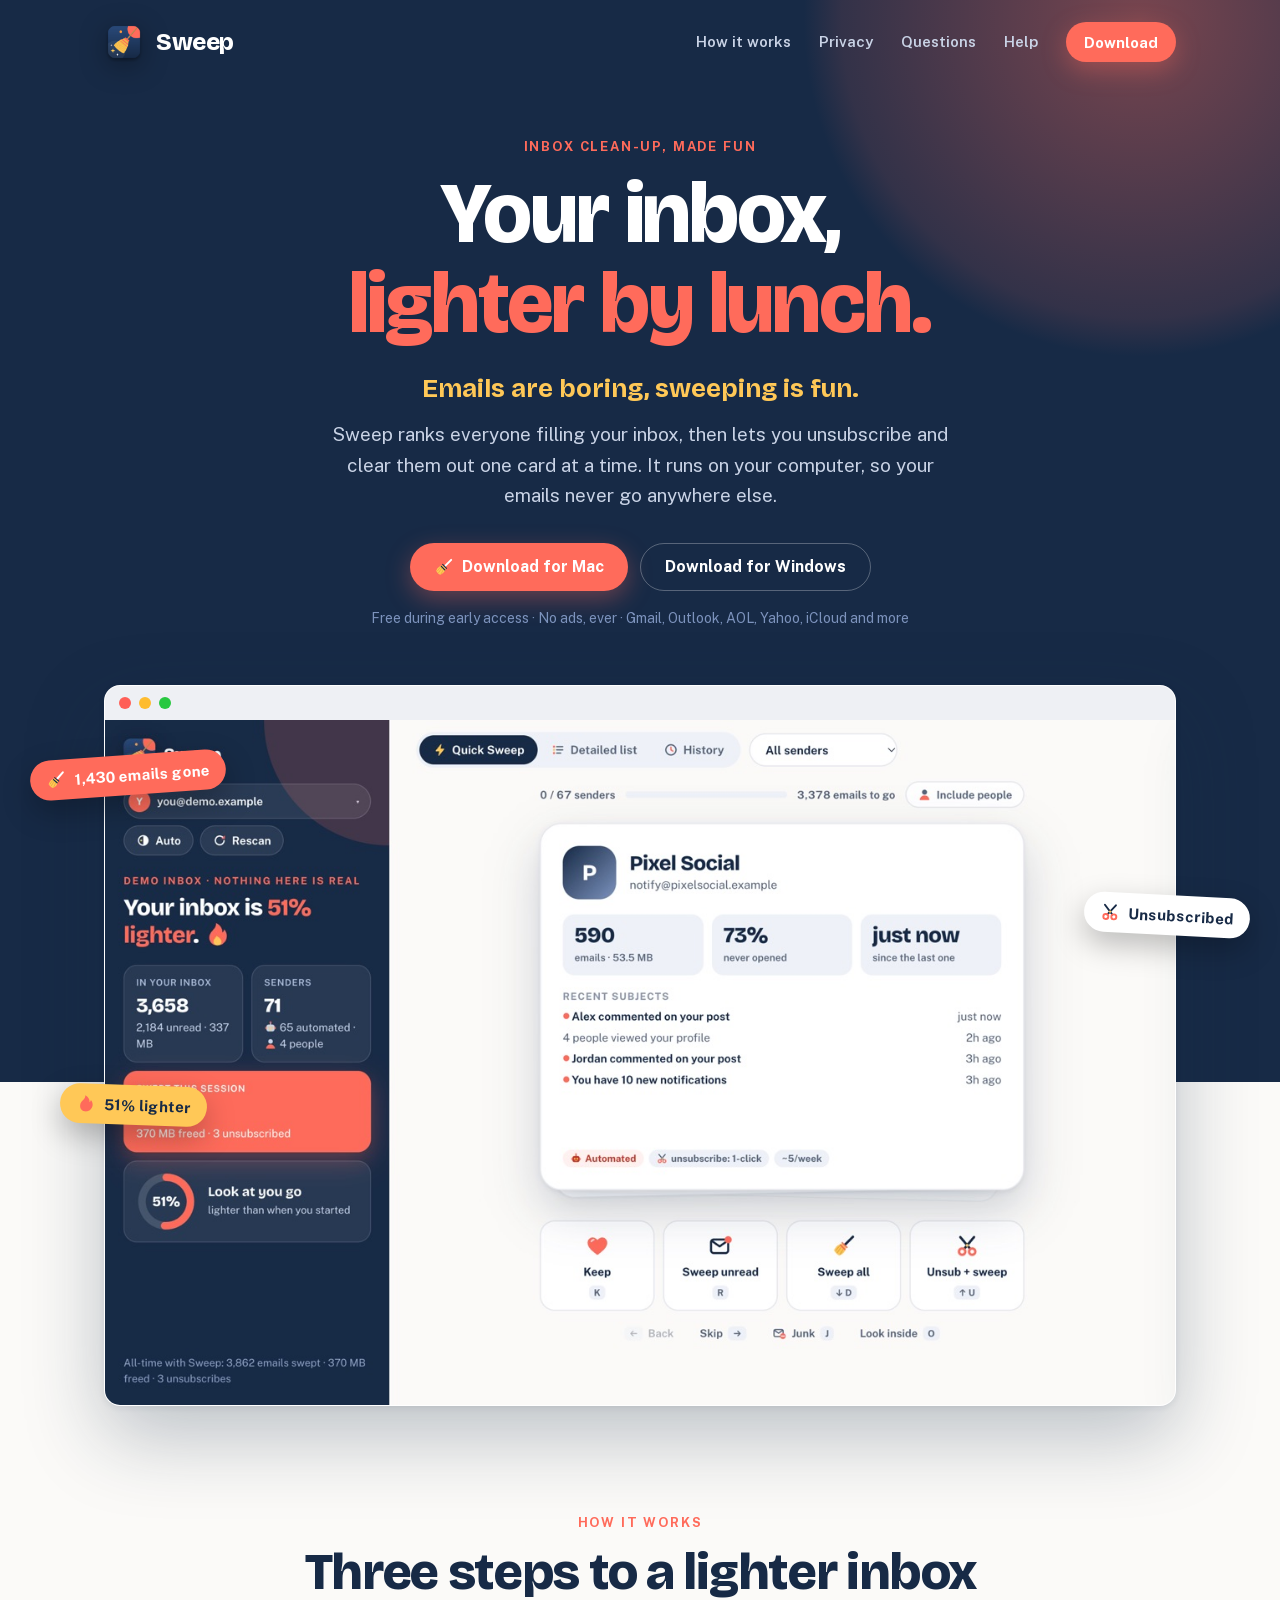
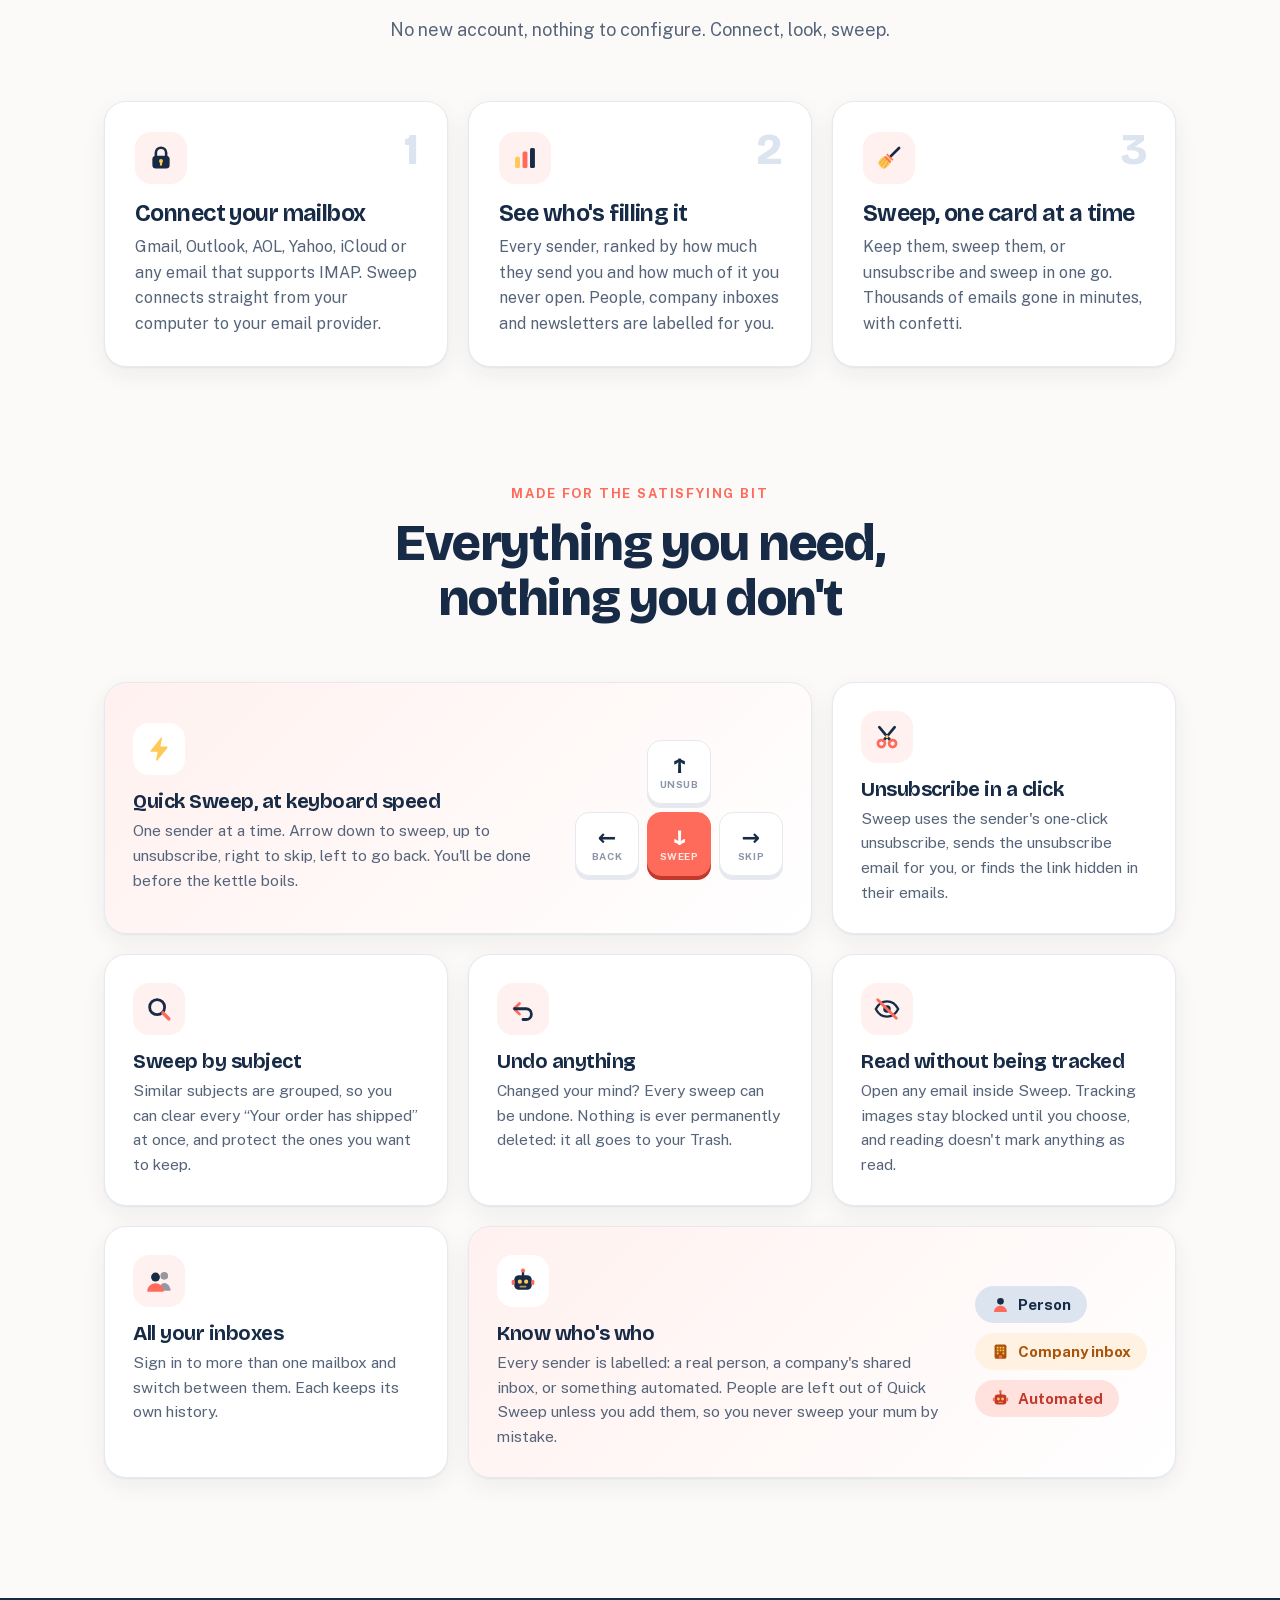
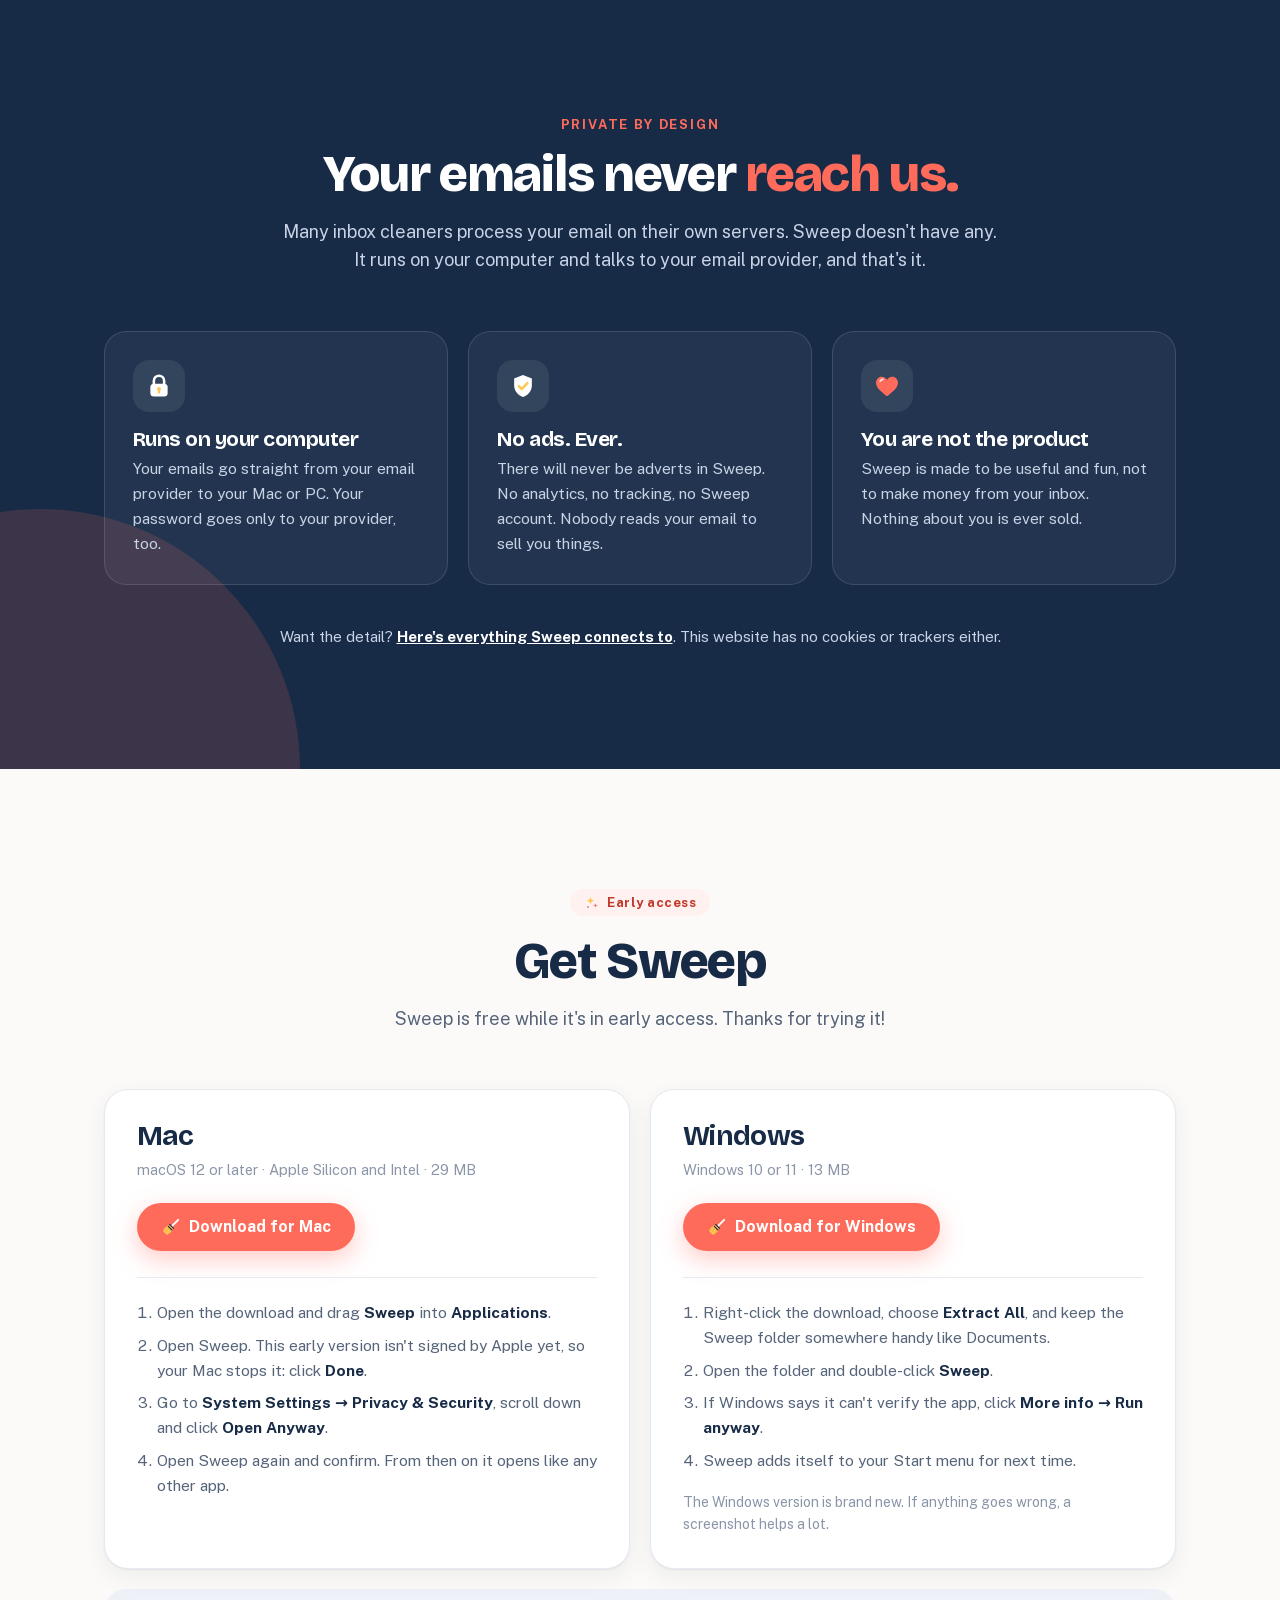
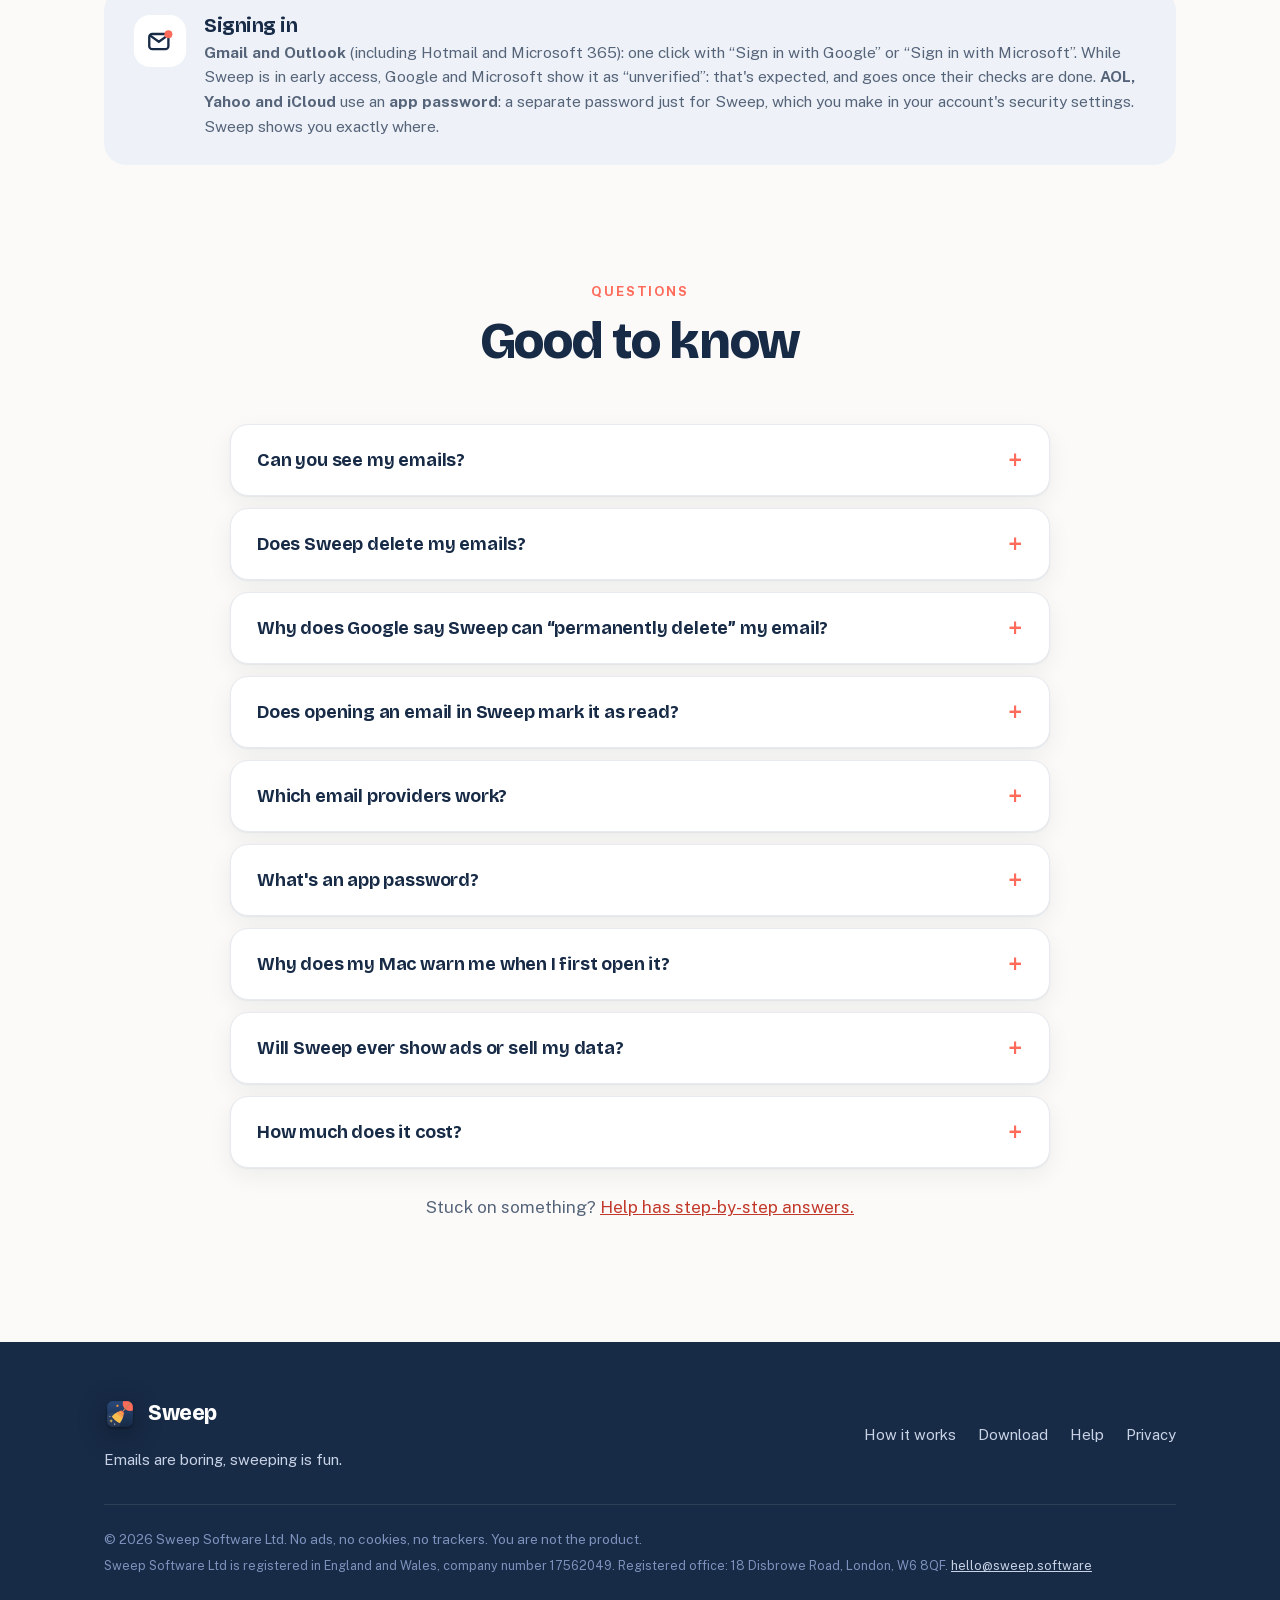
<file: index.html>
<!doctype html>
<html lang="en">
<head>
<meta charset="utf-8">
<meta name="viewport" content="width=device-width, initial-scale=1">
<title>Sweep · Inbox clean-up, made fun</title>
<meta name="description" content="Sweep ranks everyone filling your inbox, then lets you unsubscribe and clear them out one card at a time. It runs on your computer, so your emails never go anywhere else.">
<meta name="theme-color" content="#172A46">
<!-- PREVIEW: what WhatsApp, iMessage and Slack show when someone shares the link (picture: brand/share-card.html) -->
<meta property="og:type" content="website">
<meta property="og:site_name" content="Sweep">
<meta property="og:title" content="Sweep · Your inbox, lighter by lunch">
<meta property="og:description" content="Emails are boring, sweeping is fun. Unsubscribe and clear out your inbox one card at a time, on Mac or Windows. No ads, no tracking, and your emails never leave your computer.">
<meta property="og:url" content="https://sweep.software/">
<meta property="og:image" content="https://sweep.software/share.jpg">
<meta property="og:image:width" content="1200">
<meta property="og:image:height" content="630">
<meta property="og:image:alt" content="Sweep: Your inbox, lighter by lunch. Emails are boring, sweeping is fun.">
<meta name="twitter:card" content="summary_large_image">
<link rel="canonical" href="https://sweep.software/">
<link rel="icon" href="favicon.png">
<link rel="apple-touch-icon" href="app-icon.png">
<link rel="stylesheet" href="styles.css">
</head>
<body>
<svg width="0" height="0" style="position:absolute" aria-hidden="true">
<symbol id="i-logo" viewBox="100 100 824 824">
  <defs><linearGradient id="lg-bg" x1="0" y1="0" x2="0" y2="1"><stop offset="0" stop-color="#2A4A7A"/><stop offset="1" stop-color="#172A46"/></linearGradient>
  <clipPath id="lg-tile"><rect x="100" y="100" width="824" height="824" rx="185"/></clipPath></defs>
  <g clip-path="url(#lg-tile)">
    <rect x="100" y="100" width="824" height="824" fill="url(#lg-bg)"/>
    <circle cx="835" cy="179" r="235" fill="#FF6B5B"/><circle cx="430" cy="249" r="35" fill="#FF9A3C"/>
    <circle cx="290" cy="734" r="260" fill="#fff" fill-opacity=".06"/>
    <g transform="translate(515 534) rotate(40) scale(1 -1)">
      <rect x="-17" y="90" width="34" height="430" rx="17" fill="#C98A55"/><rect x="4" y="90" width="13" height="430" rx="6" fill="#000" fill-opacity=".12"/>
      <clipPath id="lg-head"><path d="M-62 100 L62 100 C120 40 165 -100 165 -215 C60 -245 -60 -245 -165 -215 C-165 -100 -120 40 -62 100Z"/></clipPath>
      <path d="M-62 100 L62 100 C120 40 165 -100 165 -215 C60 -245 -60 -245 -165 -215 C-165 -100 -120 40 -62 100Z" fill="#FFC857"/>
      <g clip-path="url(#lg-head)"><g stroke="#E8A93A" stroke-width="7"><path d="M-52.5 100 L-172.5 -240"/><path d="M-42 100 L-138 -240"/><path d="M-31.5 100 L-103.5 -240"/><path d="M-21 100 L-69 -240"/><path d="M-10.5 100 L-34.5 -240"/><path d="M0 100 L0 -240"/><path d="M10.5 100 L34.5 -240"/><path d="M21 100 L69 -240"/><path d="M31.5 100 L103.5 -240"/><path d="M42 100 L138 -240"/><path d="M52.5 100 L172.5 -240"/></g>
        <rect x="-200" y="20" width="400" height="26" fill="#FF6B5B"/><rect x="-200" y="-30" width="400" height="14" fill="#FF6B5B"/></g>
      <rect x="-70" y="88" width="140" height="44" rx="14" fill="#FF6B5B"/>
    </g>
    <path d="M228 674 L243.6 718.4 L288 734 L243.6 749.6 L228 794 L212.4 749.6 L168 734 L212.4 718.4Z" fill="#FFC857"/><path d="M345 802 L353.32 825.68 L377 834 L353.32 842.32 L345 866 L336.68 842.32 L313 834 L336.68 825.68Z" fill="#fff"/><path d="M190 568 L196.76 587.24 L216 594 L196.76 600.76 L190 620 L183.24 600.76 L164 594 L183.24 587.24Z" fill="#FFE1DD"/>
  </g>
</symbol>
<symbol id="i-broom" viewBox="0 0 24 24"><path d="M20.6 3.4 13.4 10.6" stroke="currentColor" stroke-width="2.4" fill="none" stroke-linecap="round" stroke-linejoin="round"/><path style="fill:var(--ic-b,#FFC857)" d="M10.4 9.9 14.1 13.6C13.6 16.9 11.4 19.9 7.6 21.4 5.4 20.3 3.7 18.6 2.6 16.4 4.1 12.6 7.1 10.4 10.4 9.9Z"/><path d="M9.2 13.6 5.6 18.6M11.4 14.9 8.5 20.2M7.6 12.4 4.3 16.4" stroke="#E8A93A" stroke-width=".9" fill="none" stroke-linecap="round" stroke-linejoin="round"/><path d="M8.8 11.3 12.9 15.4" style="stroke:var(--ic-a,#FF6B5B)" stroke-width="1.5" fill="none" stroke-linecap="round" stroke-linejoin="round"/><path style="fill:var(--ic-a,#FF6B5B)" style="stroke:var(--ic-a,#FF6B5B)" stroke-width="1" stroke-linejoin="round" d="M9.6 9.1 10.5 8.2 15.8 13.5 14.9 14.4Z"/></symbol>
<symbol id="i-scissors" viewBox="0 0 24 24"><path d="M5.4 3.6 15 15.1M18.6 3.6 9 15.1" stroke="currentColor" stroke-width="2.3" fill="none" stroke-linecap="round" stroke-linejoin="round"/><circle cx="7.2" cy="17.6" r="3" style="stroke:var(--ic-a,#FF6B5B)" stroke-width="2.3" fill="none"/><circle cx="16.8" cy="17.6" r="3" style="stroke:var(--ic-a,#FF6B5B)" stroke-width="2.3" fill="none"/><circle cx="12" cy="11.6" r="1.4" style="fill:var(--ic-b,#FFC857)"/></symbol>
<symbol id="i-heart" viewBox="0 0 24 24"><path style="fill:var(--ic-a,#FF6B5B)" d="M12 20.6c-.3 0-.6-.1-.8-.3C6.4 16.5 2.6 13.4 2.6 9.1 2.6 6.3 4.7 4 7.4 4c1.8 0 3.4 1 4.6 2.6C13.2 5 14.8 4 16.6 4c2.7 0 4.8 2.3 4.8 5.1 0 4.3-3.8 7.4-8.6 11.2-.2.2-.5.3-.8.3z"/><path d="M6.2 7.8c.5-.9 1.3-1.5 2.3-1.6" stroke="#fff" stroke-opacity=".75" stroke-width="1.6" fill="none" stroke-linecap="round" stroke-linejoin="round"/></symbol>
<symbol id="i-unread" viewBox="0 0 24 24"><rect x="2.8" y="6" width="16.4" height="13" rx="2.6" fill="none" stroke="currentColor" stroke-width="2"/><path d="M3.6 7.4 11 12.6l7.4-5.2" stroke="currentColor" stroke-width="2" fill="none" stroke-linecap="round" stroke-linejoin="round"/><circle cx="19.2" cy="6.2" r="3.4" style="fill:var(--ic-a,#FF6B5B)"/></symbol>
<symbol id="i-shield" viewBox="0 0 24 24"><path fill="currentColor" d="M12 2.6l7.6 2.9v5.9c0 4.7-3.2 8.6-7.6 10-4.4-1.4-7.6-5.3-7.6-10V5.5z"/><path d="M8.4 12.1l2.5 2.5 4.8-5" style="stroke:var(--ic-b,#FFC857)" stroke-width="2.2" fill="none" stroke-linecap="round" stroke-linejoin="round"/></symbol>
<symbol id="i-pin" viewBox="0 0 24 24"><path d="M11 13 4.2 19.8" stroke="currentColor" stroke-width="2.4" fill="none" stroke-linecap="round" stroke-linejoin="round"/><circle cx="15" cy="9" r="5.6" style="fill:var(--ic-a,#FF6B5B)"/><circle cx="13.2" cy="7.2" r="1.6" fill="#fff" fill-opacity=".6"/></symbol>
<symbol id="i-robot" viewBox="0 0 24 24"><path d="M12 3.6v3.4" stroke="currentColor" stroke-width="2" fill="none" stroke-linecap="round" stroke-linejoin="round"/><circle cx="12" cy="3" r="1.8" style="fill:var(--ic-a,#FF6B5B)"/><rect x="4.5" y="7" width="15" height="12.6" rx="4" fill="currentColor"/><circle cx="9.3" cy="12.6" r="1.8" style="fill:var(--ic-b,#FFC857)"/><circle cx="14.7" cy="12.6" r="1.8" style="fill:var(--ic-b,#FFC857)"/><rect x="9" y="16" width="6" height="1.5" rx=".75" style="fill:var(--ic-b,#FFC857)" opacity=".7"/><rect x="2.3" y="11" width="2.6" height="4.4" rx="1.3" style="fill:var(--ic-a,#FF6B5B)"/><rect x="19.1" y="11" width="2.6" height="4.4" rx="1.3" style="fill:var(--ic-a,#FF6B5B)"/></symbol>
<symbol id="i-building" viewBox="0 0 24 24"><rect x="4.5" y="3" width="15" height="18.2" rx="2.4" fill="currentColor"/><path style="fill:var(--ic-b,#FFC857)" d="M7.3 6h2.2v2.2H7.3zM10.9 6h2.2v2.2h-2.2zM14.5 6h2.2v2.2h-2.2zM7.3 9.6h2.2v2.2H7.3zM10.9 9.6h2.2v2.2h-2.2zM14.5 9.6h2.2v2.2h-2.2zM7.3 13.2h2.2v2.2H7.3zM14.5 13.2h2.2v2.2h-2.2z"/><rect x="10.2" y="16.6" width="3.6" height="4.6" rx="1" style="fill:var(--ic-a,#FF6B5B)"/></symbol>
<symbol id="i-person" viewBox="0 0 24 24"><circle cx="12" cy="8" r="4.2" fill="currentColor"/><path style="fill:var(--ic-a,#FF6B5B)" d="M3.8 20.3c.8-4.1 4.1-6.8 8.2-6.8s7.4 2.7 8.2 6.8a.9.9 0 0 1-.9 1.1H4.7a.9.9 0 0 1-.9-1.1z"/></symbol>
<symbol id="i-people" viewBox="0 0 24 24"><circle cx="16.5" cy="7.6" r="3.3" fill="currentColor" opacity=".45"/><path fill="currentColor" opacity=".45" d="M11.8 19.6c.6-3.4 2.4-5.9 4.7-5.9 2.7 0 4.9 2.5 5.5 5.9.1.4-.2.8-.6.8h-9c-.4 0-.7-.4-.6-.8z"/><circle cx="9" cy="8.6" r="3.8" fill="currentColor"/><path style="fill:var(--ic-a,#FF6B5B)" d="M1.9 20.3c.7-3.8 3.6-6.3 7.1-6.3s6.4 2.5 7.1 6.3c.1.5-.3.9-.8.9H2.7c-.5 0-.9-.4-.8-.9z"/></symbol>
<symbol id="i-bolt" viewBox="0 0 24 24"><path style="fill:var(--ic-b,#FFC857)" d="M13.6 2.4 4.9 13.2c-.4.5 0 1.2.6 1.2h5.4l-1.4 7c-.1.6.6.9 1 .5l8.7-10.8c.4-.5 0-1.2-.6-1.2h-5.4l1.4-7c.1-.6-.6-.9-1-.5z"/></symbol>
<symbol id="i-list" viewBox="0 0 24 24"><circle cx="5" cy="6.5" r="1.8" style="fill:var(--ic-a,#FF6B5B)"/><circle cx="5" cy="12" r="1.8" style="fill:var(--ic-b,#FFC857)"/><circle cx="5" cy="17.5" r="1.8" style="fill:var(--ic-a,#FF6B5B)"/><path d="M9.4 6.5h10.4M9.4 12h10.4M9.4 17.5h7" stroke="currentColor" stroke-width="2.2" fill="none" stroke-linecap="round" stroke-linejoin="round"/></symbol>
<symbol id="i-clock" viewBox="0 0 24 24"><circle cx="12" cy="12" r="8.6" fill="none" stroke="currentColor" stroke-width="2.2"/><path d="M12 7.2V12l3.4 2.2" style="stroke:var(--ic-a,#FF6B5B)" stroke-width="2.2" fill="none" stroke-linecap="round" stroke-linejoin="round"/></symbol>
<symbol id="i-eye" viewBox="0 0 24 24"><path d="M2.4 12C4.6 7.6 8 5.4 12 5.4s7.4 2.2 9.6 6.6c-2.2 4.4-5.6 6.6-9.6 6.6S4.6 16.4 2.4 12z" fill="none" stroke="currentColor" stroke-width="2" stroke-linejoin="round"/><circle cx="12" cy="12" r="3.4" style="fill:var(--ic-a,#FF6B5B)"/><circle cx="13.1" cy="10.9" r="1" fill="#fff"/></symbol>
<symbol id="i-eyeoff" viewBox="0 0 24 24"><path d="M2.4 12C4.6 7.6 8 5.4 12 5.4s7.4 2.2 9.6 6.6c-2.2 4.4-5.6 6.6-9.6 6.6S4.6 16.4 2.4 12z" fill="none" stroke="currentColor" stroke-width="2" stroke-linejoin="round"/><circle cx="12" cy="12" r="3.2" fill="currentColor"/><path d="M4 4l16 16" style="stroke:var(--ic-a,#FF6B5B)" stroke-width="2.4" fill="none" stroke-linecap="round" stroke-linejoin="round"/></symbol>
<symbol id="i-clip" viewBox="0 0 24 24"><path d="M15.5 6.5 8.4 13.6a2.2 2.2 0 0 0 3.1 3.1l7.4-7.4a4.2 4.2 0 0 0-5.9-5.9L5.4 11a6.2 6.2 0 0 0 8.8 8.8l5.6-5.6" stroke="currentColor" stroke-width="2" fill="none" stroke-linecap="round" stroke-linejoin="round"/></symbol>
<symbol id="i-lock" viewBox="0 0 24 24"><path d="M7.6 10.4V7.6a4.4 4.4 0 0 1 8.8 0v2.8" fill="none" stroke="currentColor" stroke-width="2.2"/><rect x="4.6" y="10" width="14.8" height="11" rx="3" fill="currentColor"/><circle cx="12" cy="14.6" r="1.7" style="fill:var(--ic-b,#FFC857)"/><path d="M12 15.6v2.2" style="stroke:var(--ic-b,#FFC857)" stroke-width="1.8" fill="none" stroke-linecap="round" stroke-linejoin="round"/></symbol>
<symbol id="i-alert" viewBox="0 0 24 24"><path style="fill:var(--ic-a,#FF6B5B)" d="M10.4 3.6a1.85 1.85 0 0 1 3.2 0l8.2 14.6a1.85 1.85 0 0 1-1.6 2.8H3.8a1.85 1.85 0 0 1-1.6-2.8z"/><path d="M12 9v4.6" stroke="#fff" stroke-width="2.2" fill="none" stroke-linecap="round" stroke-linejoin="round"/><circle cx="12" cy="17.1" r="1.25" fill="#fff"/></symbol>
<symbol id="i-trophy" viewBox="0 0 24 24"><path d="M7 5.2H4.6v1.6A3.4 3.4 0 0 0 7.6 10.2M17 5.2h2.4v1.6a3.4 3.4 0 0 1-3 3.4" style="stroke:var(--ic-b,#FFC857)" stroke-width="1.9" fill="none" stroke-linecap="round" stroke-linejoin="round"/><path style="fill:var(--ic-b,#FFC857)" d="M7 3.5h10v5.2a5 5 0 0 1-10 0z"/><path style="fill:var(--ic-a,#FF6B5B)" d="M12 4.9l.9 1.8 2 .3-1.4 1.4.3 2-1.8-.9-1.8.9.3-2-1.4-1.4 2-.3z"/><path d="M12 13.7v3.4" stroke="currentColor" stroke-width="2.2"/><rect x="7.6" y="17" width="8.8" height="3.8" rx="1.4" fill="currentColor"/></symbol>
<symbol id="i-leaf" viewBox="0 0 24 24"><path style="fill:var(--ic-leaf,#3FB984)" d="M5.2 18.8C4.6 10.4 9.8 4.6 20.2 3.8c-.6 10.4-6.4 15.6-15 15z"/><path d="M5.4 18.6 14.4 9.6" style="stroke:var(--ic-vein,#DFF5EA)" stroke-width="1.5" fill="none" stroke-linecap="round"/><path d="M3.4 20.6 5.6 18.4" style="stroke:var(--ic-leaf,#3FB984)" stroke-width="1.8" fill="none" stroke-linecap="round"/></symbol>
<symbol id="i-sparkles" viewBox="0 0 24 24"><path style="fill:var(--ic-b,#FFC857)" d="M10 2.6c.5 3.9 2.3 5.7 6.2 6.2-3.9.5-5.7 2.3-6.2 6.2-.5-3.9-2.3-5.7-6.2-6.2 3.9-.5 5.7-2.3 6.2-6.2z"/><path style="fill:var(--ic-a,#FF6B5B)" d="M17.6 12.6c.3 2.2 1.3 3.2 3.5 3.5-2.2.3-3.2 1.3-3.5 3.5-.3-2.2-1.3-3.2-3.5-3.5 2.2-.3 3.2-1.3 3.5-3.5z"/><circle cx="6.2" cy="18.6" r="1.6" fill="currentColor" opacity=".55"/></symbol>
<symbol id="i-search" viewBox="0 0 24 24"><circle cx="10.4" cy="10.4" r="6.4" fill="none" stroke="currentColor" stroke-width="2.4"/><path d="M15.4 15.4 20.4 20.4" style="stroke:var(--ic-a,#FF6B5B)" stroke-width="3" fill="none" stroke-linecap="round" stroke-linejoin="round"/></symbol>
<symbol id="i-flame" viewBox="0 0 24 24"><path style="fill:var(--ic-a,#FF6B5B)" d="M12 21.6c-4 0-7-2.8-7-6.6 0-3.1 1.8-5 3.4-6.8 1.5-1.6 2.6-3.3 2.4-5.8 3.4 1.6 5.6 4.6 5.4 8.1.9-.6 1.4-1.6 1.5-2.7 1.5 1.5 2.3 3.6 2.3 5.7 0 4.3-3.2 8.1-8 8.1z"/><path style="fill:var(--ic-b,#FFC857)" d="M12 21.6c-2 0-3.4-1.4-3.4-3.2 0-2 1.6-3.1 2.6-4.9 2 1 4.2 2.8 4.2 5 0 1.8-1.4 3.1-3.4 3.1z"/></symbol>
<symbol id="i-chart" viewBox="0 0 24 24"><rect x="3.5" y="11" width="4.2" height="9.5" rx="1.3" style="fill:var(--ic-b,#FFC857)"/><rect x="9.9" y="6.5" width="4.2" height="14" rx="1.3" style="fill:var(--ic-a,#FF6B5B)"/><rect x="16.3" y="3.5" width="4.2" height="17" rx="1.3" fill="currentColor"/></symbol>
<symbol id="i-lifebuoy" viewBox="0 0 24 24"><circle cx="12" cy="12" r="7" fill="none" stroke="currentColor" stroke-width="4"/><circle cx="12" cy="12" r="7" fill="none" style="stroke:var(--ic-a,#FF6B5B)" stroke-width="4" stroke-dasharray="5.5 5.5" stroke-dashoffset="2.75"/></symbol>
<symbol id="i-sun" viewBox="0 0 24 24"><circle cx="12" cy="12" r="4.4" style="fill:var(--ic-b,#FFC857)"/><path d="M12 2.6v2.2M12 19.2v2.2M2.6 12h2.2M19.2 12h2.2M5.4 5.4l1.5 1.5M17.1 17.1l1.5 1.5M5.4 18.6l1.5-1.5M17.1 6.9l1.5-1.5" style="stroke:var(--ic-b,#FFC857)" stroke-width="2" fill="none" stroke-linecap="round" stroke-linejoin="round"/></symbol>
<symbol id="i-moon" viewBox="0 0 24 24"><path fill="currentColor" d="M20.2 14.6A8.6 8.6 0 0 1 9.4 3.8a8.6 8.6 0 1 0 10.8 10.8z"/><circle cx="16.8" cy="5.4" r="1.2" style="fill:var(--ic-b,#FFC857)"/><circle cx="20" cy="9" r=".9" style="fill:var(--ic-b,#FFC857)"/></symbol>
<symbol id="i-auto" viewBox="0 0 24 24"><circle cx="12" cy="12" r="8" fill="none" stroke="currentColor" stroke-width="2"/><path d="M12 4a8 8 0 0 1 0 16z" fill="currentColor"/><circle cx="8.6" cy="12" r="1.6" style="fill:var(--ic-b,#FFC857)"/></symbol>
<symbol id="i-refresh" viewBox="0 0 24 24"><path d="M19.4 12a7.4 7.4 0 1 1-2.2-5.3" stroke="currentColor" stroke-width="2.2" fill="none" stroke-linecap="round" stroke-linejoin="round"/><path style="fill:var(--ic-a,#FF6B5B)" d="M20.6 3.4v6h-6z"/></symbol>
<symbol id="i-junk" viewBox="0 0 24 24"><rect x="2.6" y="5.4" width="15.4" height="12" rx="2.4" fill="none" stroke="currentColor" stroke-width="2"/><path d="M3.4 6.8 10.3 11.6l6.9-4.8" stroke="currentColor" stroke-width="2" fill="none" stroke-linecap="round" stroke-linejoin="round"/><circle cx="17.6" cy="16.6" r="4.8" style="fill:var(--ic-a,#FF6B5B)"/><path d="M15.3 16.6h4.6" stroke="#fff" stroke-width="2" fill="none" stroke-linecap="round" stroke-linejoin="round"/></symbol>
<symbol id="i-undo" viewBox="0 0 24 24"><path d="M9 7.2 4.4 11.8 9 16.4" style="stroke:var(--ic-a,#FF6B5B)" stroke-width="2.4" fill="none" stroke-linecap="round" stroke-linejoin="round"/><path d="M4.8 11.8h9.8a4.6 4.6 0 0 1 0 9.2H12" stroke="currentColor" stroke-width="2.4" fill="none" stroke-linecap="round" stroke-linejoin="round"/></symbol>
<symbol id="i-file" viewBox="0 0 24 24"><path fill="currentColor" d="M6.4 2.6h7.4l5 5v12.2a1.8 1.8 0 0 1-1.8 1.8H6.4a1.8 1.8 0 0 1-1.8-1.8V4.4a1.8 1.8 0 0 1 1.8-1.8z"/><path style="fill:var(--ic-b,#FFC857)" d="M13.8 2.6v3.8a1.2 1.2 0 0 0 1.2 1.2h3.8z"/><path d="M8 12.4h8M8 15.8h5.6" style="stroke:var(--ic-b,#FFC857)" stroke-width="1.8" fill="none" stroke-linecap="round" stroke-linejoin="round"/></symbol>
</svg>

<header class="hero">
  <nav class="wrap nav" aria-label="Main">
    <a class="brand" href="./"><img src="app-icon.png" alt="" width="40" height="40">Sweep</a>
    <div class="nav-links">
      <a href="#how">How it works</a>
      <a href="#privacy">Privacy</a>
      <a href="#questions">Questions</a>
      <a href="help.html">Help</a>
      <a class="btn coral small" href="#download">Download</a>
    </div>
  </nav>
  <div class="wrap hero-copy">
    <div class="eyebrow">Inbox clean-up, made fun</div>
    <h1>Your inbox,<br><em>lighter by lunch.</em></h1>
    <p class="tagline">Emails are boring, sweeping is fun.</p>
    <p class="lede">Sweep ranks everyone filling your inbox, then lets you unsubscribe and clear them out one card at a time. It runs on your computer, so your emails never go anywhere else.</p>
    <div class="cta">
      <a class="btn coral big" href="#download"><svg class="ic" aria-hidden="true"><use href="#i-broom"/></svg> Download for Mac</a>
      <a class="btn ghost big" href="#download">Download for Windows</a>
    </div>
    <p class="fine">Free during early access · No ads, ever · Gmail, Outlook, AOL, Yahoo, iCloud and more</p>
  </div>
</header>

<div class="shot-section">
  <div class="wrap">
    <figure class="window">
      <div class="window-bar" aria-hidden="true"><i></i><i></i><i></i></div>
      <img src="quick-sweep.jpg" srcset="quick-sweep.jpg 1280w, quick-sweep-2x.jpg 2560w" sizes="(min-width: 1136px) 1088px, calc(100vw - 32px)"
           width="1280" height="820" alt="Sweep's Quick Sweep screen showing one sender, Pixel Social, with 590 emails and buttons to keep, sweep unread, sweep all, or unsubscribe and sweep. The sidebar shows the demo inbox is 51% lighter.">
    </figure>
  </div>
  <span class="sticker s1" aria-hidden="true"><svg class="ic"><use href="#i-broom"/></svg> 1,430 emails gone</span>
  <span class="sticker s2" aria-hidden="true"><svg class="ic"><use href="#i-scissors"/></svg> Unsubscribed</span>
  <span class="sticker s3" aria-hidden="true"><svg class="ic"><use href="#i-flame"/></svg> 51% lighter</span>
</div>

<section id="how" class="after-shot">
  <div class="wrap">
    <div class="section-head">
      <div class="eyebrow">How it works</div>
      <h2>Three steps to a lighter inbox</h2>
      <p>No new account, nothing to configure. Connect, look, sweep.</p>
    </div>
    <div class="steps">
      <div class="step">
        <div class="badge-ic"><svg class="ic" aria-hidden="true"><use href="#i-lock"/></svg></div>
        <h3>Connect your mailbox</h3>
        <p>Gmail, Outlook, AOL, Yahoo, iCloud or any email that supports IMAP. Sweep connects straight from your computer to your email provider.</p>
      </div>
      <div class="step">
        <div class="badge-ic"><svg class="ic" aria-hidden="true"><use href="#i-chart"/></svg></div>
        <h3>See who's filling it</h3>
        <p>Every sender, ranked by how much they send you and how much of it you never open. People, company inboxes and newsletters are labelled for you.</p>
      </div>
      <div class="step">
        <div class="badge-ic"><svg class="ic" aria-hidden="true"><use href="#i-broom"/></svg></div>
        <h3>Sweep, one card at a time</h3>
        <p>Keep them, sweep them, or unsubscribe and sweep in one go. Thousands of emails gone in minutes, with confetti.</p>
      </div>
    </div>
  </div>
</section>

<section class="flush">
  <div class="wrap">
    <div class="section-head">
      <div class="eyebrow">Made for the satisfying bit</div>
      <h2>Everything you need, nothing you don't</h2>
    </div>
    <div class="features">
      <div class="feature wide">
        <div>
          <div class="badge-ic"><svg class="ic" aria-hidden="true"><use href="#i-bolt"/></svg></div>
          <h3>Quick Sweep, at keyboard speed</h3>
          <p>One sender at a time. Arrow down to sweep, up to unsubscribe, right to skip, left to go back. You'll be done before the kettle boils.</p>
        </div>
        <div class="keys" aria-label="Keyboard shortcuts: up to unsubscribe, left to go back, down to sweep, right to skip">
          <span class="key up">↑<small>Unsub</small></span>
          <span class="key left">←<small>Back</small></span>
          <span class="key down">↓<small>Sweep</small></span>
          <span class="key right">→<small>Skip</small></span>
        </div>
      </div>
      <div class="feature">
        <div class="badge-ic"><svg class="ic" aria-hidden="true"><use href="#i-scissors"/></svg></div>
        <h3>Unsubscribe in a click</h3>
        <p>Sweep uses the sender's one-click unsubscribe, sends the unsubscribe email for you, or finds the link hidden in their emails.</p>
      </div>
      <div class="feature">
        <div class="badge-ic"><svg class="ic" aria-hidden="true"><use href="#i-search"/></svg></div>
        <h3>Sweep by subject</h3>
        <p>Similar subjects are grouped, so you can clear every “Your order has shipped” at once, and protect the ones you want to keep.</p>
      </div>
      <div class="feature">
        <div class="badge-ic"><svg class="ic" aria-hidden="true"><use href="#i-undo"/></svg></div>
        <h3>Undo anything</h3>
        <p>Changed your mind? Every sweep can be undone. Nothing is ever permanently deleted: it all goes to your Trash.</p>
      </div>
      <div class="feature">
        <div class="badge-ic"><svg class="ic" aria-hidden="true"><use href="#i-eyeoff"/></svg></div>
        <h3>Read without being tracked</h3>
        <p>Open any email inside Sweep. Tracking images stay blocked until you choose, and reading doesn't mark anything as read.</p>
      </div>
      <div class="feature">
        <div class="badge-ic"><svg class="ic" aria-hidden="true"><use href="#i-people"/></svg></div>
        <h3>All your inboxes</h3>
        <p>Sign in to more than one mailbox and switch between them. Each keeps its own history.</p>
      </div>
      <div class="feature wide">
        <div>
          <div class="badge-ic"><svg class="ic" aria-hidden="true"><use href="#i-robot"/></svg></div>
          <h3>Know who's who</h3>
          <p>Every sender is labelled: a real person, a company's shared inbox, or something automated. People are left out of Quick Sweep unless you add them, so you never sweep your mum by mistake.</p>
        </div>
        <div class="kinds" aria-hidden="true">
          <span class="kind k-person"><svg class="ic"><use href="#i-person"/></svg> Person</span>
          <span class="kind k-team"><svg class="ic"><use href="#i-building"/></svg> Company inbox</span>
          <span class="kind k-auto"><svg class="ic"><use href="#i-robot"/></svg> Automated</span>
        </div>
      </div>
    </div>
  </div>
</section>

<section id="privacy" class="band">
  <div class="wrap">
    <div class="section-head">
      <div class="eyebrow">Private by design</div>
      <h2>Your emails never <em>reach us.</em></h2>
      <p>Many inbox cleaners process your email on their own servers. Sweep doesn't have any. It runs on your computer and talks to your email provider, and that's it.</p>
    </div>
    <div class="promises">
      <div class="promise">
        <div class="badge-ic"><svg class="ic" aria-hidden="true"><use href="#i-lock"/></svg></div>
        <h3>Runs on your computer</h3>
        <p>Your emails go straight from your email provider to your Mac or PC. Your password goes only to your provider, too.</p>
      </div>
      <div class="promise">
        <div class="badge-ic"><svg class="ic" aria-hidden="true"><use href="#i-shield"/></svg></div>
        <h3>No ads. Ever.</h3>
        <p>There will never be adverts in Sweep. No analytics, no tracking, no Sweep account. Nobody reads your email to sell you things.</p>
      </div>
      <div class="promise">
        <div class="badge-ic"><svg class="ic" aria-hidden="true"><use href="#i-heart"/></svg></div>
        <h3>You are not the product</h3>
        <p>Sweep is made to be useful and fun, not to make money from your inbox. Nothing about you is ever sold.</p>
      </div>
    </div>
    <p class="band-foot">Want the detail? <a href="privacy.html">Here's everything Sweep connects to</a>. This website has no cookies or trackers either.</p>
  </div>
</section>

<section id="download">
  <div class="wrap">
    <div class="section-head">
      <span class="early"><svg class="ic" aria-hidden="true"><use href="#i-sparkles"/></svg> Early access</span>
      <h2>Get Sweep</h2>
      <p>Sweep is free while it's in early access. Thanks for trying it!</p>
    </div>
    <div class="downloads">
      <div class="dl">
        <h3>Mac</h3>
        <p class="meta">macOS 12 or later · Apple Silicon and Intel · 29 MB</p>
        <a class="btn coral" href="https://github.com/Duncancmw99/sweep-website/releases/latest/download/Sweep.dmg" download><svg class="ic" aria-hidden="true"><use href="#i-broom"/></svg> Download for Mac</a>
        <ol>
          <li>Open the download and drag <b>Sweep</b> into <b>Applications</b>.</li>
          <li>Open Sweep. This early version isn't signed by Apple yet, so your Mac stops it: click <b>Done</b>.</li>
          <li>Go to <b>System Settings → Privacy &amp; Security</b>, scroll down and click <b>Open Anyway</b>.</li>
          <li>Open Sweep again and confirm. From then on it opens like any other app.</li>
        </ol>
      </div>
      <div class="dl">
        <h3>Windows</h3>
        <p class="meta">Windows 10 or 11 · 13 MB</p>
        <a class="btn coral" href="https://github.com/Duncancmw99/sweep-website/releases/latest/download/Sweep-Windows.zip" download><svg class="ic" aria-hidden="true"><use href="#i-broom"/></svg> Download for Windows</a>
        <ol>
          <li>Right-click the download, choose <b>Extract All</b>, and keep the Sweep folder somewhere handy like Documents.</li>
          <li>Open the folder and double-click <b>Sweep</b>.</li>
          <li>If Windows says it can't verify the app, click <b>More info → Run anyway</b>.</li>
          <li>Sweep adds itself to your Start menu for next time.</li>
        </ol>
        <p class="note">The Windows version is brand new. If anything goes wrong, a screenshot helps a lot.</p>
      </div>
    </div>
    <div class="signin">
      <div class="badge-ic"><svg class="ic" aria-hidden="true"><use href="#i-unread"/></svg></div>
      <div>
        <h3>Signing in</h3>
        <p><b>Gmail and Outlook</b> (including Hotmail and Microsoft 365): one click with “Sign in with Google” or “Sign in with Microsoft”. While Sweep is in early access, Google and Microsoft show it as “unverified”: that's expected, and goes once their checks are done. <b>AOL, Yahoo and iCloud</b> use an <b>app password</b>: a separate password just for Sweep, which you make in your account's security settings. Sweep shows you exactly where.</p>
      </div>
    </div>
  </div>
</section>

<section id="questions" class="flush">
  <div class="wrap">
    <div class="section-head">
      <div class="eyebrow">Questions</div>
      <h2>Good to know</h2>
    </div>
    <div class="faq">
      <details>
        <summary>Can you see my emails?</summary>
        <p>No. Sweep runs on your computer and connects straight to your email provider. There's no Sweep server for your emails to go to, so we never see them. <a href="privacy.html">Read exactly what Sweep connects to.</a></p>
      </details>
      <details>
        <summary>Does Sweep delete my emails?</summary>
        <p>It moves them to your Trash (or Junk, if you choose), never deletes them for good. Every sweep has an Undo button, and your email provider keeps Trash for a while after that too.</p>
      </details>
      <details>
        <summary>Why does Google say Sweep can “permanently delete” my email?</summary>
        <p>That's Google's standard wording for full access to a Gmail mailbox, the kind every email app gets, including Apple Mail and Outlook. We can't change it. Sweep never deletes anything: swept emails go to your Bin, and Undo brings them back.</p>
      </details>
      <details>
        <summary>Does opening an email in Sweep mark it as read?</summary>
        <p>No. Emails stay exactly as they were, and tracking images stay blocked unless you choose to show them.</p>
      </details>
      <details>
        <summary>Which email providers work?</summary>
        <p>Gmail, Outlook (including Hotmail, Live and Microsoft 365), AOL, Yahoo, iCloud, and any provider that supports IMAP (most do).</p>
      </details>
      <details>
        <summary>What's an app password?</summary>
        <p>A separate password your email provider makes just for one app, so Sweep never needs your main password. You can delete it any time to cut Sweep off. AOL, Yahoo and iCloud need one (Gmail and Outlook just sign in with Google or Microsoft), and Sweep's sign-in screen links you to the right page.</p>
      </details>
      <details>
        <summary>Why does my Mac warn me when I first open it?</summary>
        <p>This early version isn't signed by Apple yet. That's coming before Sweep's full launch, and then it will open straight away like any other app.</p>
      </details>
      <details>
        <summary>Will Sweep ever show ads or sell my data?</summary>
        <p>Never. You are not the product: Sweep is made to be useful and fun, not to make money from your inbox. No ads, no tracking, and nothing about you is ever sold.</p>
      </details>
      <details>
        <summary>How much does it cost?</summary>
        <p>Sweep is free during early access.</p>
      </details>
      <p class="faq-more">Stuck on something? <a href="help.html">Help has step-by-step answers.</a></p>
    </div>
  </div>
</section>

<footer>
  <div class="wrap">
    <div class="foot">
      <div>
        <a class="brand" href="./"><img src="app-icon.png" alt="" width="32" height="32">Sweep</a>
        <p class="foot-tag">Emails are boring, sweeping is fun.</p>
      </div>
      <nav class="foot-links" aria-label="Footer">
        <a href="#how">How it works</a>
        <a href="#download">Download</a>
        <a href="help.html">Help</a>
        <a href="privacy.html">Privacy</a>
      </nav>
    </div>
    <p class="foot-fine">© 2026 Sweep Software Ltd. No ads, no cookies, no trackers. You are not the product.</p>
    <p class="foot-legal">Sweep Software Ltd is registered in England and Wales, company number 17562049. Registered office: 18 Disbrowe Road, London, W6 8QF. <a href="mailto:hello@sweep.software">hello@sweep.software</a></p>
  </div>
</footer>
</body>
</html>
</file>
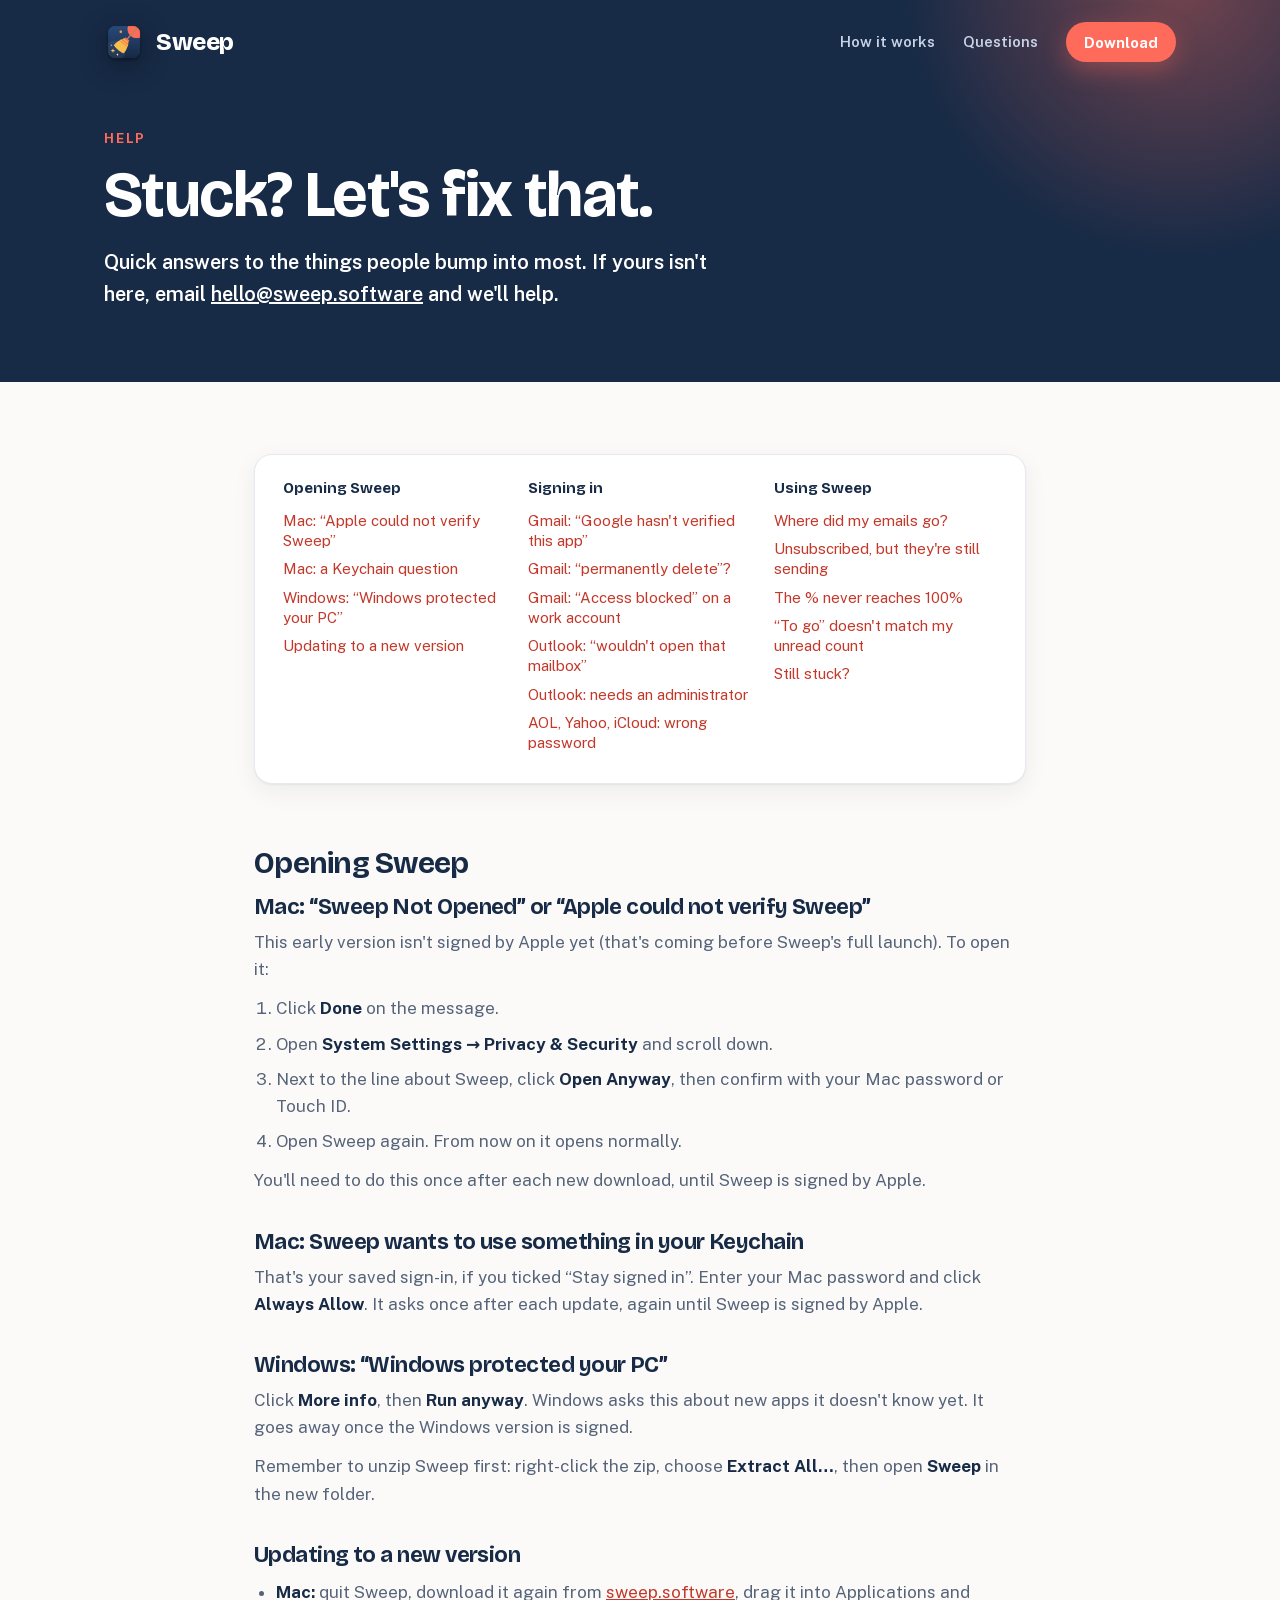
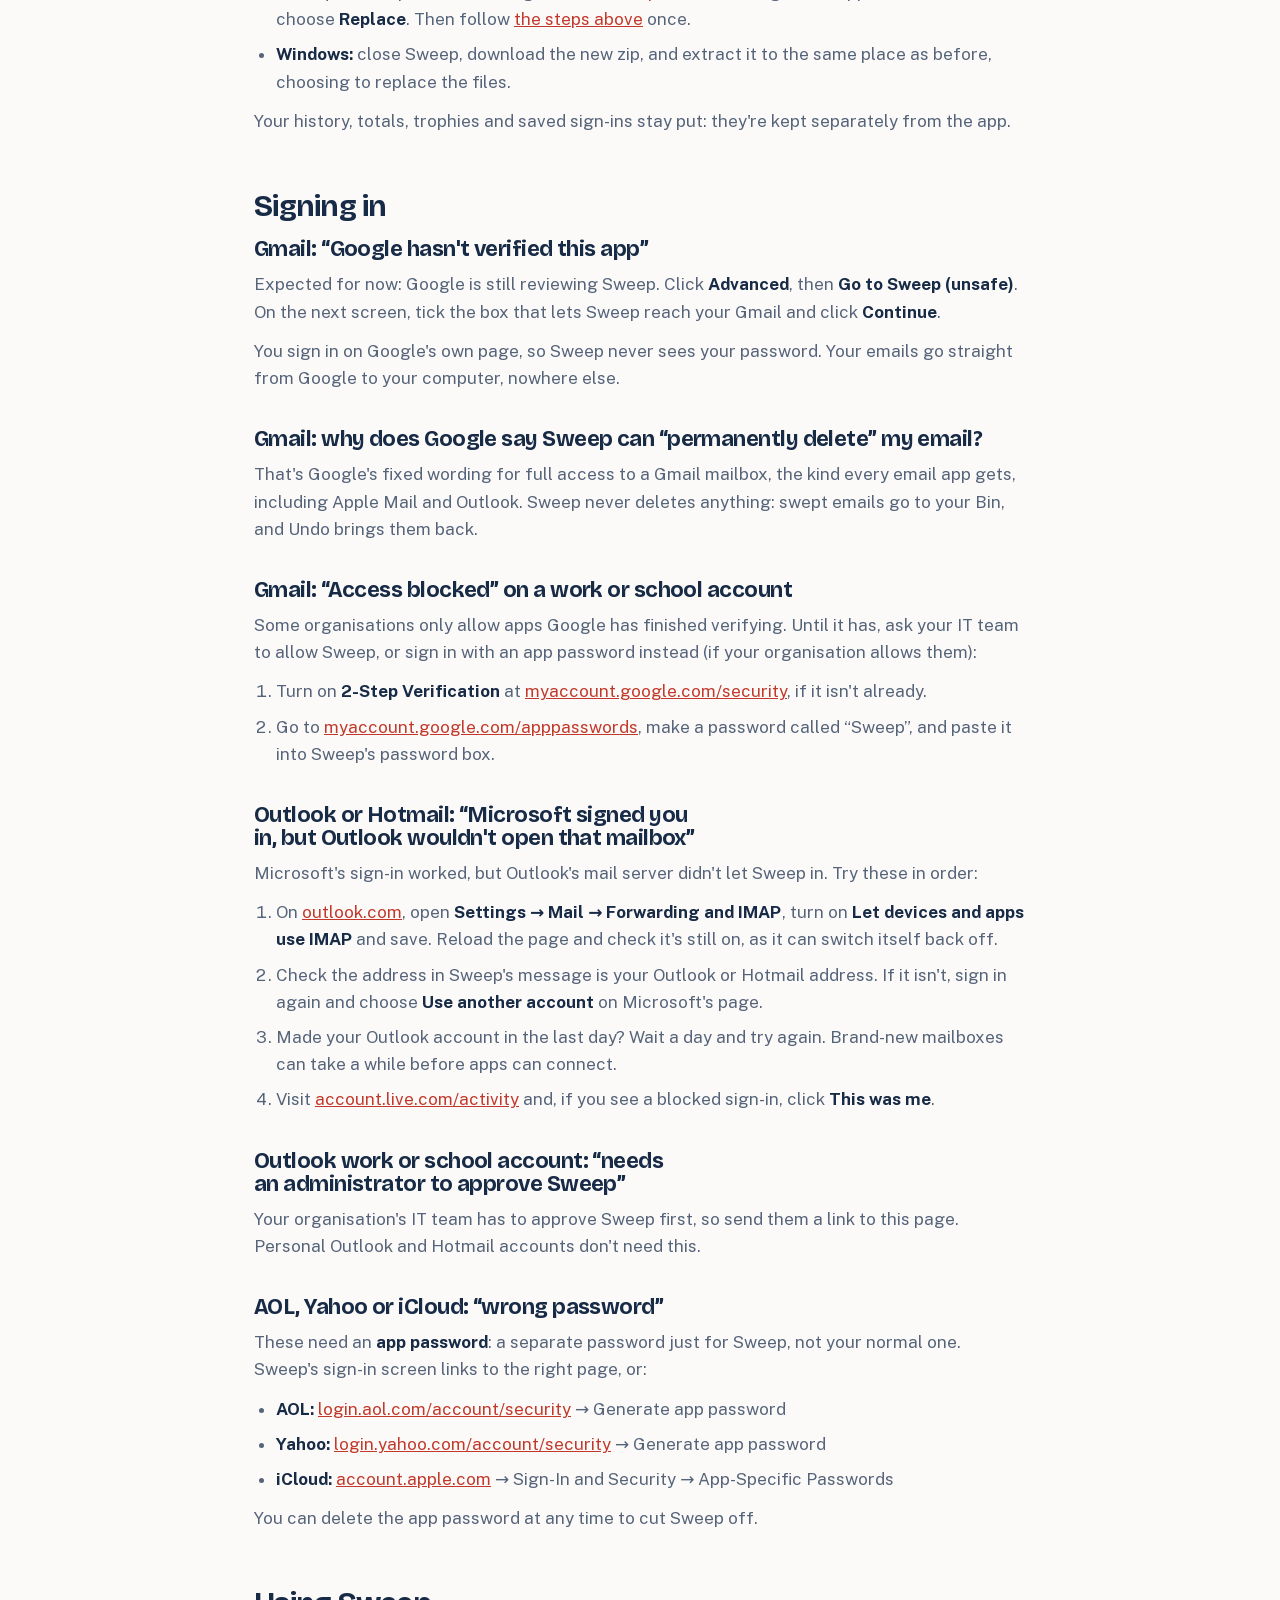
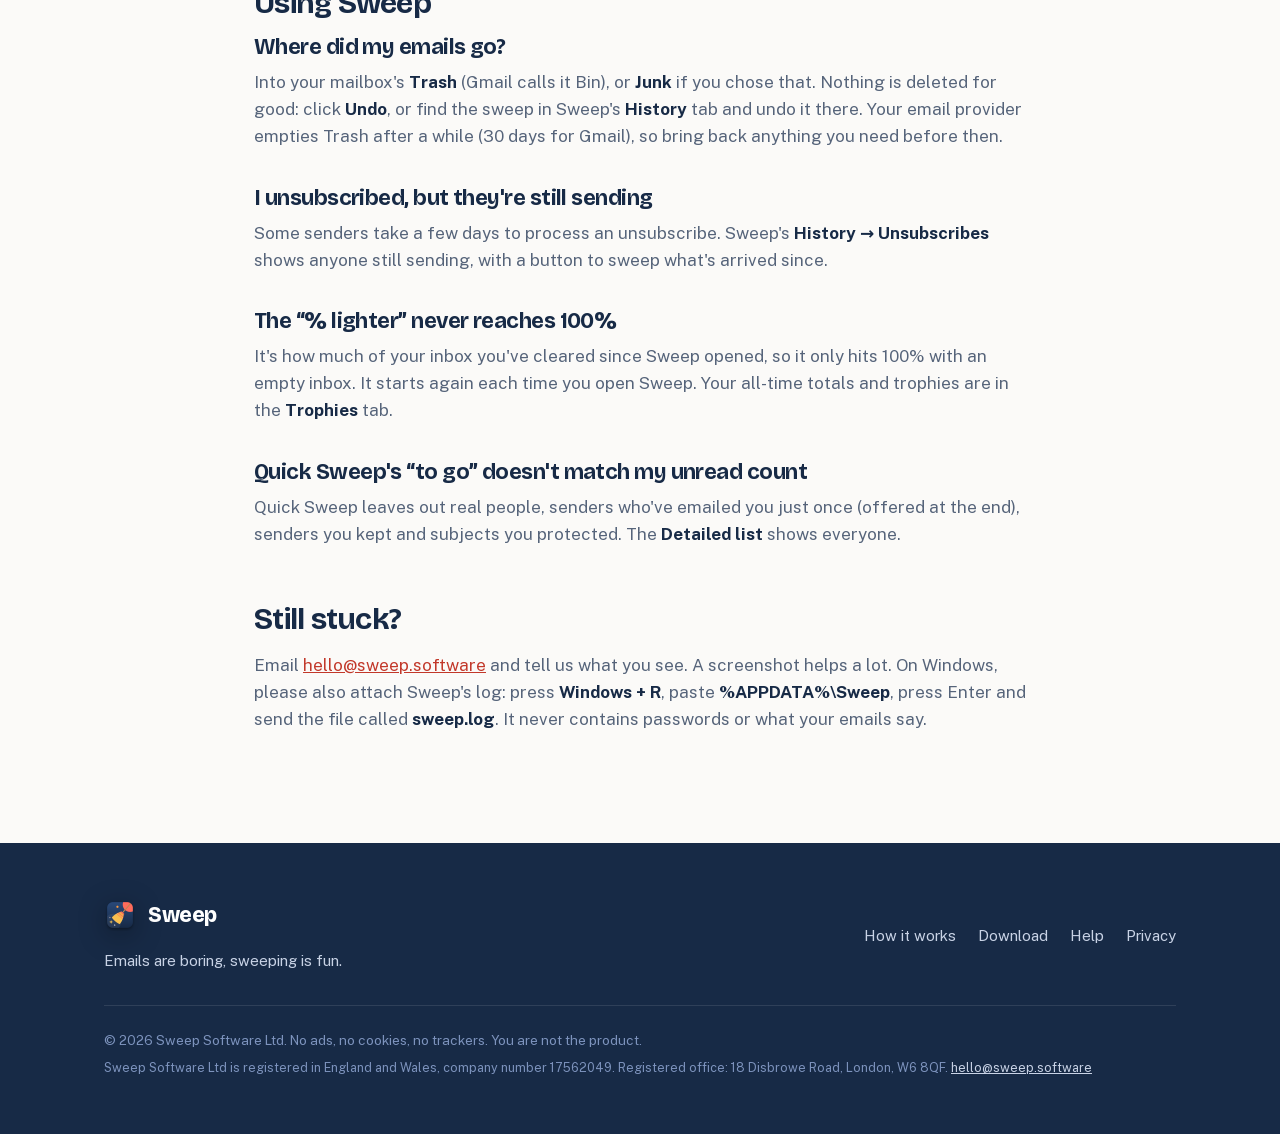
<file: help.html>
<!doctype html>
<html lang="en">
<head>
<meta charset="utf-8">
<meta name="viewport" content="width=device-width, initial-scale=1">
<title>Help · Sweep</title>
<meta name="description" content="Stuck? Quick answers for opening Sweep, signing in to Gmail, Outlook, AOL, Yahoo and iCloud, and finding emails you swept.">
<meta name="theme-color" content="#172A46">
<!-- PREVIEW: what WhatsApp, iMessage and Slack show when someone shares this page -->
<meta property="og:type" content="website">
<meta property="og:site_name" content="Sweep">
<meta property="og:title" content="Help with Sweep">
<meta property="og:description" content="Quick answers for opening Sweep, signing in, and finding emails you swept.">
<meta property="og:url" content="https://sweep.software/help.html">
<meta property="og:image" content="https://sweep.software/share.jpg">
<meta property="og:image:width" content="1200">
<meta property="og:image:height" content="630">
<meta property="og:image:alt" content="Sweep: Your inbox, lighter by lunch. Emails are boring, sweeping is fun.">
<meta name="twitter:card" content="summary_large_image">
<link rel="canonical" href="https://sweep.software/help.html">
<link rel="icon" href="favicon.png">
<link rel="apple-touch-icon" href="app-icon.png">
<link rel="stylesheet" href="styles.css">
</head>
<body>
<!-- The public version of SUPPORT.md: when you add an answer there, add it here too. Each answer has an id,
     so you can send someone straight to it, e.g. https://sweep.software/help.html#mac-open -->
<header class="page-hero">
  <nav class="wrap nav" aria-label="Main">
    <a class="brand" href="./"><img src="app-icon.png" alt="" width="40" height="40">Sweep</a>
    <div class="nav-links">
      <a href="./#how">How it works</a>
      <a href="./#questions">Questions</a>
      <a class="btn coral small" href="./#download">Download</a>
    </div>
  </nav>
  <div class="wrap">
    <div class="intro">
      <div class="eyebrow">Help</div>
      <h1>Stuck? Let's fix that.</h1>
      <p class="lede">Quick answers to the things people bump into most. If yours isn't here, email <a class="lede-link" href="mailto:hello@sweep.software">hello@sweep.software</a> and we'll help.</p>
    </div>
  </div>
</header>

<main class="doc help">
  <nav class="toc" aria-label="On this page">
    <div>
      <h3>Opening Sweep</h3>
      <a href="#mac-open">Mac: “Apple could not verify Sweep”</a>
      <a href="#mac-keychain">Mac: a Keychain question</a>
      <a href="#windows-open">Windows: “Windows protected your PC”</a>
      <a href="#updating">Updating to a new version</a>
    </div>
    <div>
      <h3>Signing in</h3>
      <a href="#google-unverified">Gmail: “Google hasn't verified this app”</a>
      <a href="#google-delete">Gmail: “permanently delete”?</a>
      <a href="#google-blocked">Gmail: “Access blocked” on a work account</a>
      <a href="#outlook-mailbox">Outlook: “wouldn't open that mailbox”</a>
      <a href="#outlook-admin">Outlook: needs an administrator</a>
      <a href="#app-passwords">AOL, Yahoo, iCloud: wrong password</a>
    </div>
    <div>
      <h3>Using Sweep</h3>
      <a href="#where-emails">Where did my emails go?</a>
      <a href="#still-sending">Unsubscribed, but they're still sending</a>
      <a href="#percent">The % never reaches 100%</a>
      <a href="#to-go">“To go” doesn't match my unread count</a>
      <a href="#contact">Still stuck?</a>
    </div>
  </nav>

  <h2>Opening Sweep</h2>

  <h3 id="mac-open">Mac: “Sweep Not Opened” or “Apple could not verify Sweep”</h3>
  <p>This early version isn't signed by Apple yet (that's coming before Sweep's full launch). To open it:</p>
  <ol>
    <li>Click <strong>Done</strong> on the message.</li>
    <li>Open <strong>System Settings → Privacy &amp; Security</strong> and scroll down.</li>
    <li>Next to the line about Sweep, click <strong>Open Anyway</strong>, then confirm with your Mac password or Touch ID.</li>
    <li>Open Sweep again. From now on it opens normally.</li>
  </ol>
  <p>You'll need to do this once after each new download, until Sweep is signed by Apple.</p>

  <h3 id="mac-keychain">Mac: Sweep wants to use something in your Keychain</h3>
  <p>That's your saved sign-in, if you ticked “Stay signed in”. Enter your Mac password and click <strong>Always Allow</strong>. It asks once after each update, again until Sweep is signed by Apple.</p>

  <h3 id="windows-open">Windows: “Windows protected your PC”</h3>
  <p>Click <strong>More info</strong>, then <strong>Run anyway</strong>. Windows asks this about new apps it doesn't know yet. It goes away once the Windows version is signed.</p>
  <p>Remember to unzip Sweep first: right-click the zip, choose <strong>Extract All…</strong>, then open <strong>Sweep</strong> in the new folder.</p>

  <h3 id="updating">Updating to a new version</h3>
  <ul>
    <li><strong>Mac:</strong> quit Sweep, download it again from <a href="./#download">sweep.software</a>, drag it into Applications and choose <strong>Replace</strong>. Then follow <a href="#mac-open">the steps above</a> once.</li>
    <li><strong>Windows:</strong> close Sweep, download the new zip, and extract it to the same place as before, choosing to replace the files.</li>
  </ul>
  <p>Your history, totals, trophies and saved sign-ins stay put: they're kept separately from the app.</p>

  <h2>Signing in</h2>

  <h3 id="google-unverified">Gmail: “Google hasn't verified this app”</h3>
  <p>Expected for now: Google is still reviewing Sweep. Click <strong>Advanced</strong>, then <strong>Go to Sweep (unsafe)</strong>. On the next screen, tick the box that lets Sweep reach your Gmail and click <strong>Continue</strong>.</p>
  <p>You sign in on Google's own page, so Sweep never sees your password. Your emails go straight from Google to your computer, nowhere else.</p>

  <h3 id="google-delete">Gmail: why does Google say Sweep can “permanently delete” my email?</h3>
  <p>That's Google's fixed wording for full access to a Gmail mailbox, the kind every email app gets, including Apple Mail and Outlook. Sweep never deletes anything: swept emails go to your Bin, and Undo brings them back.</p>

  <h3 id="google-blocked">Gmail: “Access blocked” on a work or school account</h3>
  <p>Some organisations only allow apps Google has finished verifying. Until it has, ask your IT team to allow Sweep, or sign in with an app password instead (if your organisation allows them):</p>
  <ol>
    <li>Turn on <strong>2-Step Verification</strong> at <a href="https://myaccount.google.com/security">myaccount.google.com/security</a>, if it isn't already.</li>
    <li>Go to <a href="https://myaccount.google.com/apppasswords">myaccount.google.com/apppasswords</a>, make a password called “Sweep”, and paste it into Sweep's password box.</li>
  </ol>

  <h3 id="outlook-mailbox">Outlook or Hotmail: “Microsoft signed you in, but Outlook wouldn't open that mailbox”</h3>
  <p>Microsoft's sign-in worked, but Outlook's mail server didn't let Sweep in. Try these in order:</p>
  <ol>
    <li>On <a href="https://outlook.live.com">outlook.com</a>, open <strong>Settings → Mail → Forwarding and IMAP</strong>, turn on <strong>Let devices and apps use IMAP</strong> and save. Reload the page and check it's still on, as it can switch itself back off.</li>
    <li>Check the address in Sweep's message is your Outlook or Hotmail address. If it isn't, sign in again and choose <strong>Use another account</strong> on Microsoft's page.</li>
    <li>Made your Outlook account in the last day? Wait a day and try again. Brand-new mailboxes can take a while before apps can connect.</li>
    <li>Visit <a href="https://account.live.com/activity">account.live.com/activity</a> and, if you see a blocked sign-in, click <strong>This was me</strong>.</li>
  </ol>

  <h3 id="outlook-admin">Outlook work or school account: “needs an administrator to approve Sweep”</h3>
  <p>Your organisation's IT team has to approve Sweep first, so send them a link to this page. Personal Outlook and Hotmail accounts don't need this.</p>

  <h3 id="app-passwords">AOL, Yahoo or iCloud: “wrong password”</h3>
  <p>These need an <strong>app password</strong>: a separate password just for Sweep, not your normal one. Sweep's sign-in screen links to the right page, or:</p>
  <ul>
    <li><strong>AOL:</strong> <a href="https://login.aol.com/account/security">login.aol.com/account/security</a> → Generate app password</li>
    <li><strong>Yahoo:</strong> <a href="https://login.yahoo.com/account/security">login.yahoo.com/account/security</a> → Generate app password</li>
    <li><strong>iCloud:</strong> <a href="https://account.apple.com">account.apple.com</a> → Sign-In and Security → App-Specific Passwords</li>
  </ul>
  <p>You can delete the app password at any time to cut Sweep off.</p>

  <h2>Using Sweep</h2>

  <h3 id="where-emails">Where did my emails go?</h3>
  <p>Into your mailbox's <strong>Trash</strong> (Gmail calls it Bin), or <strong>Junk</strong> if you chose that. Nothing is deleted for good: click <strong>Undo</strong>, or find the sweep in Sweep's <strong>History</strong> tab and undo it there. Your email provider empties Trash after a while (30 days for Gmail), so bring back anything you need before then.</p>

  <h3 id="still-sending">I unsubscribed, but they're still sending</h3>
  <p>Some senders take a few days to process an unsubscribe. Sweep's <strong>History → Unsubscribes</strong> shows anyone still sending, with a button to sweep what's arrived since.</p>

  <h3 id="percent">The “% lighter” never reaches 100%</h3>
  <p>It's how much of your inbox you've cleared since Sweep opened, so it only hits 100% with an empty inbox. It starts again each time you open Sweep. Your all-time totals and trophies are in the <strong>Trophies</strong> tab.</p>

  <h3 id="to-go">Quick Sweep's “to go” doesn't match my unread count</h3>
  <p>Quick Sweep leaves out real people, senders who've emailed you just once (offered at the end), senders you kept and subjects you protected. The <strong>Detailed list</strong> shows everyone.</p>

  <h2 id="contact">Still stuck?</h2>
  <p>Email <a href="mailto:hello@sweep.software">hello@sweep.software</a> and tell us what you see. A screenshot helps a lot. On Windows, please also attach Sweep's log: press <strong>Windows + R</strong>, paste <strong>%APPDATA%\Sweep</strong>, press Enter and send the file called <strong>sweep.log</strong>. It never contains passwords or what your emails say.</p>
</main>

<footer>
  <div class="wrap">
    <div class="foot">
      <div>
        <a class="brand" href="./"><img src="app-icon.png" alt="" width="32" height="32">Sweep</a>
        <p class="foot-tag">Emails are boring, sweeping is fun.</p>
      </div>
      <nav class="foot-links" aria-label="Footer">
        <a href="./#how">How it works</a>
        <a href="./#download">Download</a>
        <a href="help.html">Help</a>
        <a href="privacy.html">Privacy</a>
      </nav>
    </div>
    <p class="foot-fine">© 2026 Sweep Software Ltd. No ads, no cookies, no trackers. You are not the product.</p>
    <p class="foot-legal">Sweep Software Ltd is registered in England and Wales, company number 17562049. Registered office: 18 Disbrowe Road, London, W6 8QF. <a href="mailto:hello@sweep.software">hello@sweep.software</a></p>
  </div>
</footer>
</body>
</html>
</file>
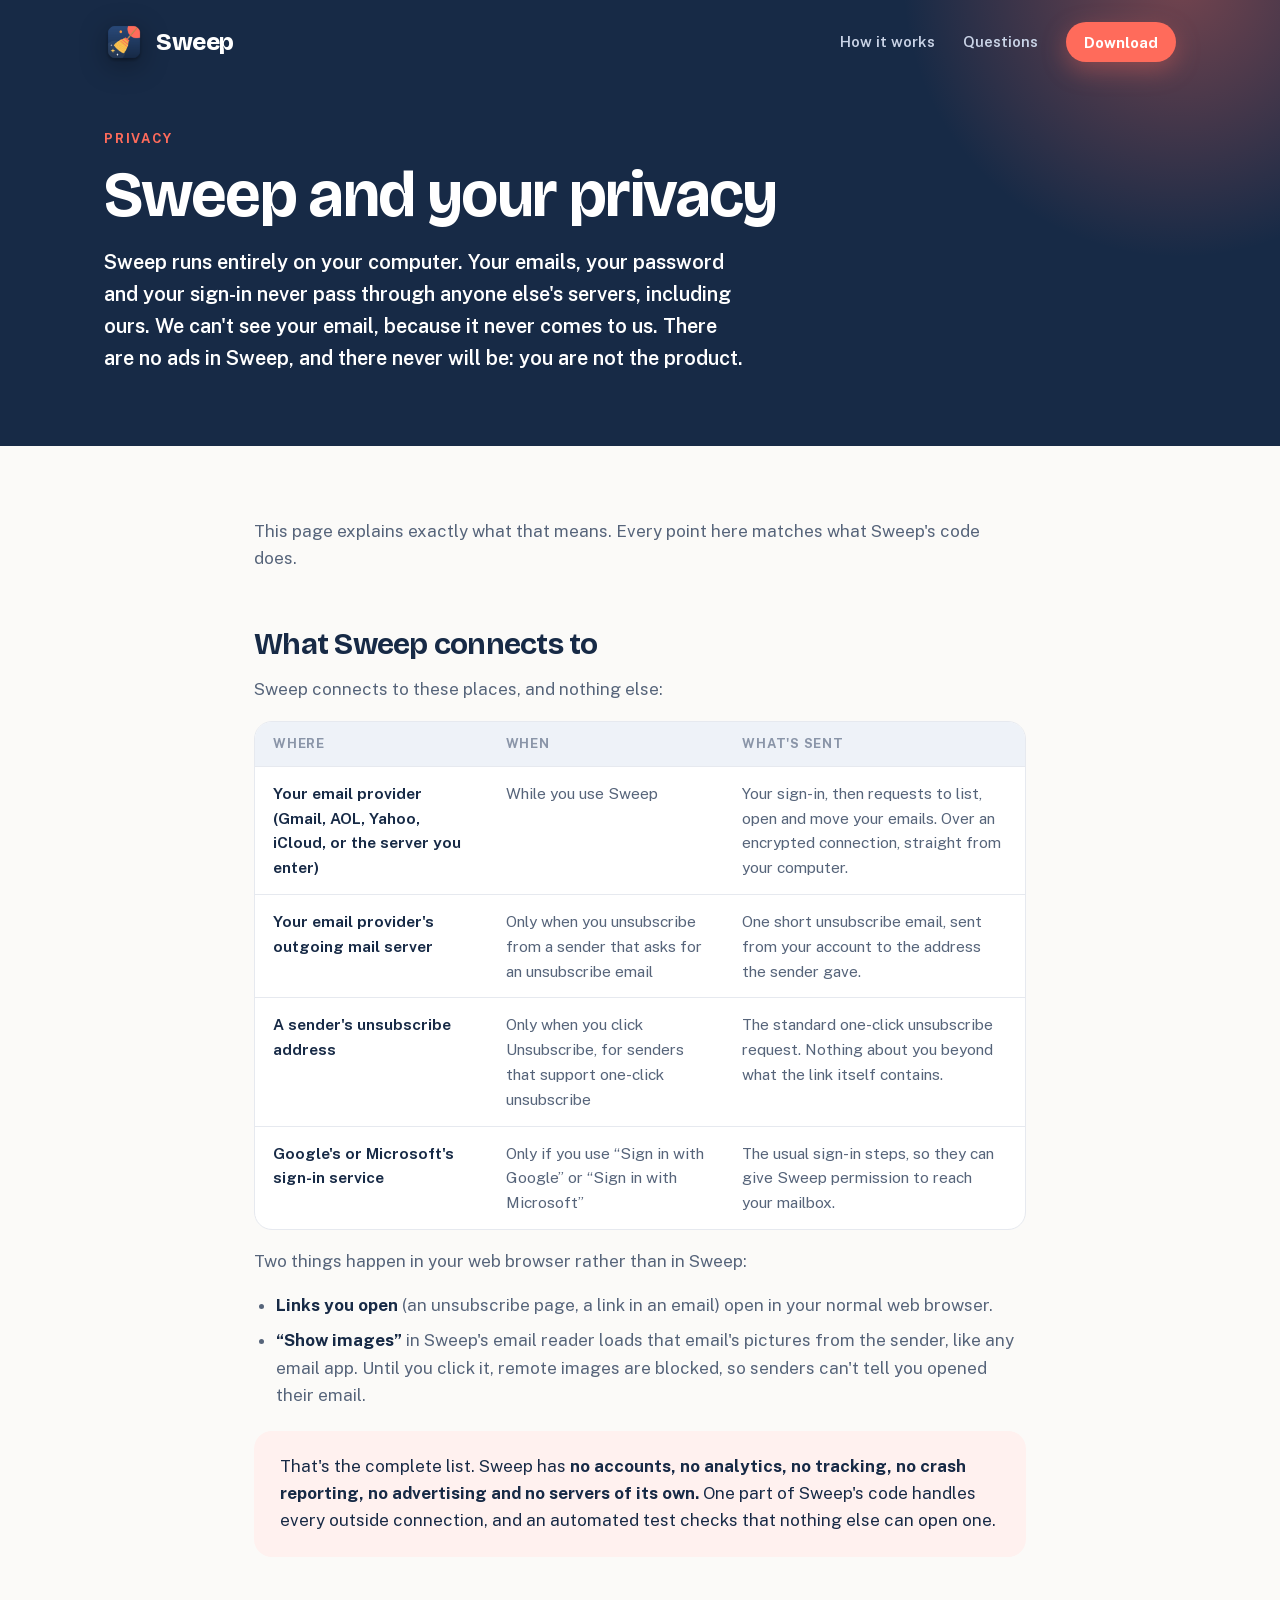
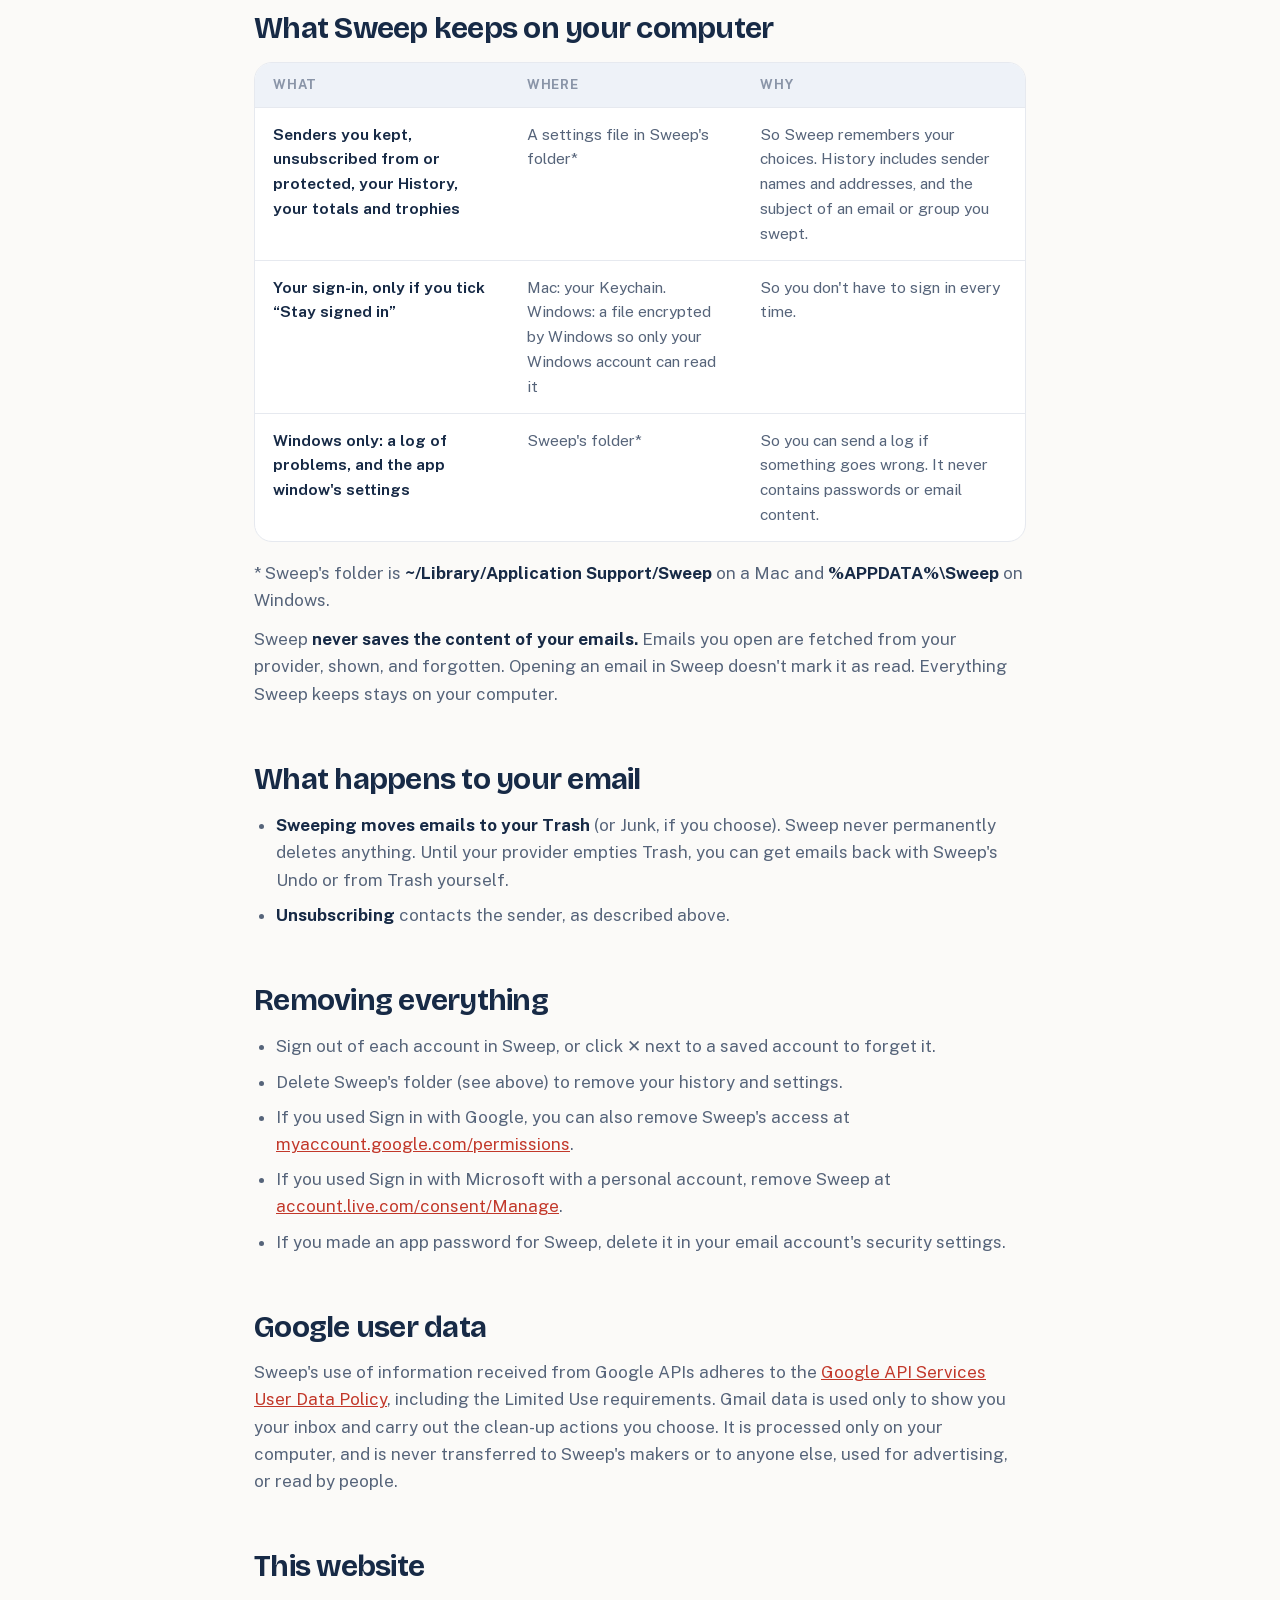
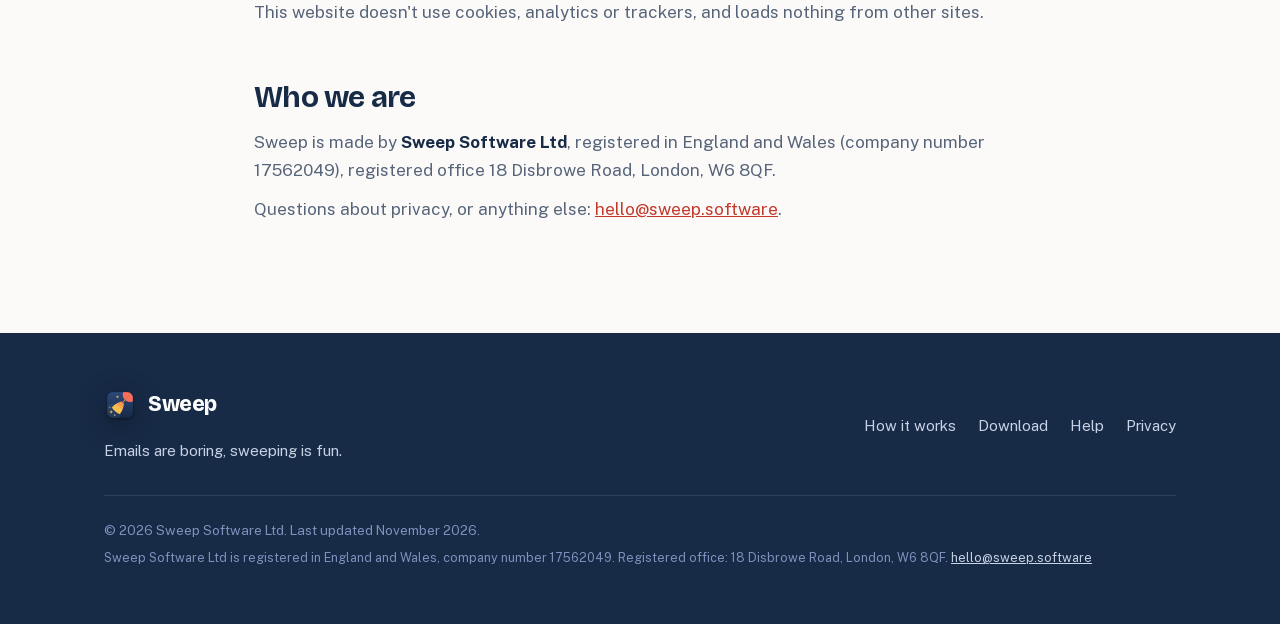
<file: privacy.html>
<!doctype html>
<html lang="en">
<head>
<meta charset="utf-8">
<meta name="viewport" content="width=device-width, initial-scale=1">
<title>Privacy · Sweep</title>
<meta name="description" content="Sweep runs entirely on your computer. Your emails, password and sign-in never pass through anyone else's servers, including ours.">
<meta name="theme-color" content="#172A46">
<!-- PREVIEW: what WhatsApp, iMessage and Slack show when someone shares this page -->
<meta property="og:type" content="website">
<meta property="og:site_name" content="Sweep">
<meta property="og:title" content="Sweep and your privacy">
<meta property="og:description" content="Sweep runs entirely on your computer. No ads, no tracking, no servers: we never see your email. You are not the product.">
<meta property="og:url" content="https://sweep.software/privacy.html">
<meta property="og:image" content="https://sweep.software/share.jpg">
<meta property="og:image:width" content="1200">
<meta property="og:image:height" content="630">
<meta property="og:image:alt" content="Sweep: Your inbox, lighter by lunch. Emails are boring, sweeping is fun.">
<meta name="twitter:card" content="summary_large_image">
<link rel="canonical" href="https://sweep.software/privacy.html">
<link rel="icon" href="favicon.png">
<link rel="apple-touch-icon" href="app-icon.png">
<link rel="stylesheet" href="styles.css">
</head>
<body>
<!-- Keep in step with PRIVACY.md, which matches the code. -->
<header class="page-hero">
  <nav class="wrap nav" aria-label="Main">
    <a class="brand" href="./"><img src="app-icon.png" alt="" width="40" height="40">Sweep</a>
    <div class="nav-links">
      <a href="./#how">How it works</a>
      <a href="./#questions">Questions</a>
      <a class="btn coral small" href="./#download">Download</a>
    </div>
  </nav>
  <div class="wrap">
    <div class="intro">
      <div class="eyebrow">Privacy</div>
      <h1>Sweep and your privacy</h1>
      <p class="lede">Sweep runs entirely on your computer. Your emails, your password and your sign-in never pass through anyone else's servers, including ours. We can't see your email, because it never comes to us. There are no ads in Sweep, and there never will be: you are not the product.</p>
    </div>
  </div>
</header>

<main class="doc">
  <p>This page explains exactly what that means. Every point here matches what Sweep's code does.</p>

  <h2>What Sweep connects to</h2>
  <p>Sweep connects to these places, and nothing else:</p>
  <div class="table"><table>
    <thead><tr><th>Where</th><th>When</th><th>What's sent</th></tr></thead>
    <tbody>
      <tr><td>Your email provider (Gmail, AOL, Yahoo, iCloud, or the server you enter)</td><td>While you use Sweep</td><td>Your sign-in, then requests to list, open and move your emails. Over an encrypted connection, straight from your computer.</td></tr>
      <tr><td>Your email provider's outgoing mail server</td><td>Only when you unsubscribe from a sender that asks for an unsubscribe email</td><td>One short unsubscribe email, sent from your account to the address the sender gave.</td></tr>
      <tr><td>A sender's unsubscribe address</td><td>Only when you click Unsubscribe, for senders that support one-click unsubscribe</td><td>The standard one-click unsubscribe request. Nothing about you beyond what the link itself contains.</td></tr>
      <tr><td>Google's or Microsoft's sign-in service</td><td>Only if you use “Sign in with Google” or “Sign in with Microsoft”</td><td>The usual sign-in steps, so they can give Sweep permission to reach your mailbox.</td></tr>
    </tbody>
  </table></div>
  <p>Two things happen in your web browser rather than in Sweep:</p>
  <ul>
    <li><strong>Links you open</strong> (an unsubscribe page, a link in an email) open in your normal web browser.</li>
    <li><strong>“Show images”</strong> in Sweep's email reader loads that email's pictures from the sender, like any email app. Until you click it, remote images are blocked, so senders can't tell you opened their email.</li>
  </ul>
  <div class="callout"><p>That's the complete list. Sweep has <strong>no accounts, no analytics, no tracking, no crash reporting, no advertising and no servers of its own.</strong> One part of Sweep's code handles every outside connection, and an automated test checks that nothing else can open one.</p></div>

  <h2>What Sweep keeps on your computer</h2>
  <div class="table"><table>
    <thead><tr><th>What</th><th>Where</th><th>Why</th></tr></thead>
    <tbody>
      <tr><td>Senders you kept, unsubscribed from or protected, your History, your totals and trophies</td><td>A settings file in Sweep's folder*</td><td>So Sweep remembers your choices. History includes sender names and addresses, and the subject of an email or group you swept.</td></tr>
      <tr><td>Your sign-in, only if you tick “Stay signed in”</td><td>Mac: your Keychain. Windows: a file encrypted by Windows so only your Windows account can read it</td><td>So you don't have to sign in every time.</td></tr>
      <tr><td>Windows only: a log of problems, and the app window's settings</td><td>Sweep's folder*</td><td>So you can send a log if something goes wrong. It never contains passwords or email content.</td></tr>
    </tbody>
  </table></div>
  <p>* Sweep's folder is <strong>~/Library/Application Support/Sweep</strong> on a Mac and <strong>%APPDATA%\Sweep</strong> on Windows.</p>
  <p>Sweep <strong>never saves the content of your emails.</strong> Emails you open are fetched from your provider, shown, and forgotten. Opening an email in Sweep doesn't mark it as read. Everything Sweep keeps stays on your computer.</p>

  <h2>What happens to your email</h2>
  <ul>
    <li><strong>Sweeping moves emails to your Trash</strong> (or Junk, if you choose). Sweep never permanently deletes anything. Until your provider empties Trash, you can get emails back with Sweep's Undo or from Trash yourself.</li>
    <li><strong>Unsubscribing</strong> contacts the sender, as described above.</li>
  </ul>

  <h2>Removing everything</h2>
  <ul>
    <li>Sign out of each account in Sweep, or click ✕ next to a saved account to forget it.</li>
    <li>Delete Sweep's folder (see above) to remove your history and settings.</li>
    <li>If you used Sign in with Google, you can also remove Sweep's access at <a href="https://myaccount.google.com/permissions">myaccount.google.com/permissions</a>.</li>
    <li>If you used Sign in with Microsoft with a personal account, remove Sweep at <a href="https://account.live.com/consent/Manage">account.live.com/consent/Manage</a>.</li>
    <li>If you made an app password for Sweep, delete it in your email account's security settings.</li>
  </ul>

  <h2>Google user data</h2>
  <p>Sweep's use of information received from Google APIs adheres to the <a href="https://developers.google.com/terms/api-services-user-data-policy">Google API Services User Data Policy</a>, including the Limited Use requirements. Gmail data is used only to show you your inbox and carry out the clean-up actions you choose. It is processed only on your computer, and is never transferred to Sweep's makers or to anyone else, used for advertising, or read by people.</p>

  <h2>This website</h2>
  <p>This website doesn't use cookies, analytics or trackers, and loads nothing from other sites.</p>

  <h2>Who we are</h2>
  <p>Sweep is made by <strong>Sweep Software Ltd</strong>, registered in England and Wales (company number 17562049), registered office 18 Disbrowe Road, London, W6 8QF.</p>
  <p>Questions about privacy, or anything else: <a href="mailto:hello@sweep.software">hello@sweep.software</a>.</p>
</main>

<footer>
  <div class="wrap">
    <div class="foot">
      <div>
        <a class="brand" href="./"><img src="app-icon.png" alt="" width="32" height="32">Sweep</a>
        <p class="foot-tag">Emails are boring, sweeping is fun.</p>
      </div>
      <nav class="foot-links" aria-label="Footer">
        <a href="./#how">How it works</a>
        <a href="./#download">Download</a>
        <a href="help.html">Help</a>
        <a href="privacy.html">Privacy</a>
      </nav>
    </div>
    <p class="foot-fine">© 2026 Sweep Software Ltd. Last updated November 2026.</p>
    <p class="foot-legal">Sweep Software Ltd is registered in England and Wales, company number 17562049. Registered office: 18 Disbrowe Road, London, W6 8QF. <a href="mailto:hello@sweep.software">hello@sweep.software</a></p>
  </div>
</footer>
</body>
</html>
</file>
<file: styles.css>
/* Sweep's website: the app's Coral & Navy look. Fonts are local (SIL Open Font License); nothing loads from elsewhere. */
@font-face { font-family: 'Bricolage Grotesque'; font-weight: 600 800; font-display: swap; src: url(bricolage-grotesque-latin.woff2) format('woff2'); unicode-range: U+0000-00FF, U+0131, U+0152-0153, U+02BB-02BC, U+02C6, U+02DA, U+02DC, U+0304, U+0308, U+0329, U+2000-206F, U+20AC, U+2122, U+2191, U+2193, U+2212, U+2215, U+FEFF, U+FFFD; }
@font-face { font-family: 'Bricolage Grotesque'; font-weight: 600 800; font-display: swap; src: url(bricolage-grotesque-latin-ext.woff2) format('woff2'); unicode-range: U+0100-02BA, U+02BD-02C5, U+02C7-02CC, U+02CE-02D7, U+02DD-02FF, U+1D00-1DBF, U+1E00-1E9F, U+1EF2-1EFF, U+2020, U+20A0-20AB, U+20AD-20C4, U+2113, U+2C60-2C7F, U+A720-A7FF; }
@font-face { font-family: 'Public Sans'; font-weight: 400 700; font-display: swap; src: url(public-sans-latin.woff2) format('woff2'); unicode-range: U+0000-00FF, U+0131, U+0152-0153, U+02BB-02BC, U+02C6, U+02DA, U+02DC, U+0304, U+0308, U+0329, U+2000-206F, U+20AC, U+2122, U+2191, U+2193, U+2212, U+2215, U+FEFF, U+FFFD; }
@font-face { font-family: 'Public Sans'; font-weight: 400 700; font-display: swap; src: url(public-sans-latin-ext.woff2) format('woff2'); unicode-range: U+0100-02BA, U+02BD-02C5, U+02C7-02CC, U+02CE-02D7, U+02DD-02FF, U+1D00-1DBF, U+1E00-1E9F, U+1EF2-1EFF, U+2020, U+20A0-20AB, U+20AD-20C4, U+2113, U+2C60-2C7F, U+A720-A7FF; }

:root {
  --navy: #172A46; --navy-2: #24406B; --coral: #FF6B5B; --orange: #FF9A3C; --sun: #FFC857; --slate: #7D93BD;
  --coral-50: #FFF1EF; --coral-100: #FFE1DD; --coral-ink: #C2382A;
  --navy-50: #EEF2F8; --navy-100: #DCE4F0;
  --page: #FBFAF8; --card: #FFFFFF; --ink: #172A46; --soft: #56647A; --muted: #8A95A8; --rule: #E6E9EF;
  --band: #172A46; --band-ink: #C9D3E6;
  --shadow: 0 1px 2px rgba(23,42,70,.06), 0 8px 24px rgba(23,42,70,.06);
  --shadow-lg: 0 2px 6px rgba(23,42,70,.08), 0 30px 80px rgba(23,42,70,.28);
  --head: "Bricolage Grotesque", ui-rounded, system-ui, sans-serif;
  --body: "Public Sans", -apple-system, BlinkMacSystemFont, "Segoe UI", system-ui, sans-serif;
  color-scheme: light;
}
@media (prefers-color-scheme: dark) {
  :root {
    --page: #0F1828; --card: #16223A; --ink: #EEF2F8; --soft: #B7C2D6; --muted: #8C99B2; --rule: #25324D;
    --coral-50: #3A2028; --coral-100: #4A2630; --coral-ink: #FF8A7D; --navy-50: #1B2944; --navy-100: #24365A;
    --band: #13223A; --shadow: none; --shadow-lg: 0 30px 80px rgba(0,0,0,.55); color-scheme: dark;
  }
}

* { box-sizing: border-box; }
html { scroll-behavior: smooth; }
@media (prefers-reduced-motion: reduce) { html { scroll-behavior: auto; } *, *::before, *::after { animation: none !important; transition: none !important; } }
body { margin: 0; background: var(--page); color: var(--ink); font: 17px/1.6 var(--body); -webkit-font-smoothing: antialiased; overflow-x: hidden; }
h1, h2, h3 { font-family: var(--head); letter-spacing: -.025em; line-height: 1.05; margin: 0; text-wrap: balance; }
p { margin: 0; }
a { color: var(--coral-ink); }
img { max-width: 100%; display: block; }
.wrap { max-width: 1120px; margin: 0 auto; padding: 0 24px; }
.eyebrow { font: 700 13px/1 var(--body); letter-spacing: .14em; text-transform: uppercase; color: var(--coral); margin-bottom: 16px; }
.ic { width: 1.2em; height: 1.2em; flex: none; display: inline-block; vertical-align: -.24em; overflow: visible; }

/* buttons */
.btn { display: inline-flex; align-items: center; justify-content: center; gap: 8px; height: 48px; padding: 0 24px; border-radius: 999px;
  font: 700 16px/1 var(--body); text-decoration: none; white-space: nowrap; transition: transform .15s, box-shadow .15s, background .15s; }
.btn:hover { transform: translateY(-1px); }
.btn:focus-visible, a:focus-visible, summary:focus-visible { outline: 3px solid var(--sun); outline-offset: 3px; }
.btn.coral { background: var(--coral); color: #fff; box-shadow: 0 8px 24px rgba(255,107,91,.35); --ic-a: var(--navy); }
.btn.coral:hover { box-shadow: 0 12px 32px rgba(255,107,91,.45); }
.btn.ghost { color: #fff; border: 1.5px solid rgba(255,255,255,.28); }
.btn.ghost:hover { background: rgba(255,255,255,.08); }
.btn.small { height: 40px; padding: 0 18px; font-size: 15px; }
.btn .ic { width: 20px; height: 20px; vertical-align: 0; }

/* ---------- hero */
.hero { position: relative; background: var(--band); color: #fff; padding-bottom: 0; overflow: hidden; isolation: isolate; }
.hero::before { content: ""; position: absolute; z-index: -1; width: 680px; height: 680px; border-radius: 50%; right: -200px; top: -320px;
  background: radial-gradient(circle, rgba(255,107,91,.42), rgba(255,107,91,.12) 62%, transparent 70%); }
.nav { display: flex; align-items: center; justify-content: space-between; gap: 16px; height: 84px; }
.brand { display: inline-flex; align-items: center; gap: 12px; color: #fff; text-decoration: none; font: 800 24px/1 var(--head); letter-spacing: -.02em; }
.brand img { width: 40px; height: 40px; filter: drop-shadow(0 6px 14px rgba(0,0,0,.35)); }
.nav-links { display: flex; align-items: center; gap: 28px; }
.nav-links a:not(.btn) { color: var(--band-ink); text-decoration: none; font-weight: 600; font-size: 15px; }
.nav-links a:not(.btn):hover { color: #fff; }
.hero-copy { text-align: center; max-width: 868px; margin: 0 auto; padding-block: 56px; }
.hero h1 { font-size: clamp(44px, 7.4vw, 86px); font-weight: 800; }
.hero h1 em { font-style: normal; color: var(--coral); }
.tagline { font: 700 clamp(20px, 2.4vw, 26px)/1.3 var(--head); color: var(--sun); margin: 22px 0 14px; }
.lede { color: var(--band-ink); font-size: clamp(17px, 1.6vw, 19px); max-width: 640px; margin: 0 auto; }
.cta { display: flex; justify-content: center; flex-wrap: wrap; gap: 12px; margin-top: 32px; }
.fine { color: var(--slate); font-size: 14px; margin-top: 16px; }
/* the app, in a window, sitting across the edge of the navy */
.shot-section { position: relative; background: linear-gradient(to bottom, var(--band) 0 55%, var(--page) 55% 100%); }
.window { margin: 0 auto; max-width: 1088px; border-radius: 16px; overflow: hidden; background: #fff; box-shadow: var(--shadow-lg);
  border: 1px solid rgba(255,255,255,.14); }
.window-bar { height: 34px; background: #EEF0F4; display: flex; align-items: center; gap: 8px; padding: 0 14px; }
.window-bar i { width: 12px; height: 12px; border-radius: 50%; background: #FF5F57; }
.window-bar i:nth-child(2) { background: #FEBC2E; }
.window-bar i:nth-child(3) { background: #28C840; }
.window img { width: 100%; height: auto; }
/* little "just happened" stickers around the screenshot */
.sticker { position: absolute; z-index: 2; display: inline-flex; align-items: center; gap: 8px; padding: 10px 16px; border-radius: 999px;
  font: 700 15px/1 var(--body); box-shadow: 0 12px 30px rgba(0,0,0,.25); white-space: nowrap; animation: float 6s ease-in-out infinite; }
.sticker .ic { width: 20px; height: 20px; }
.sticker.s1 { background: var(--coral); color: #fff; left: max(0px, calc(50% - 610px)); top: 70px; transform: rotate(-4deg); --ic-a: var(--navy); }
.sticker.s2 { background: #fff; color: var(--navy); right: max(0px, calc(50% - 610px)); top: 210px; transform: rotate(3deg); animation-delay: -2s; }
.sticker.s3 { background: var(--sun); color: var(--navy); left: max(8px, calc(50% - 580px)); top: 400px; transform: rotate(2deg); animation-delay: -4s; --ic-b: var(--coral); }
@keyframes float { 0%, 100% { translate: 0 0; } 50% { translate: 0 -8px; } }

/* ---------- sections */
section { padding: 120px 0; }
section.flush { padding-top: 0; }
.after-shot { padding-top: 110px; }
.section-head { text-align: center; max-width: 720px; margin: 0 auto 56px; }
.section-head h2 { font-size: clamp(34px, 4.6vw, 52px); font-weight: 800; }
.section-head p { color: var(--soft); font-size: 18px; margin-top: 16px; }

.steps { display: grid; grid-template-columns: repeat(3, 1fr); gap: 20px; counter-reset: step; }
.step { background: var(--card); border: 1px solid var(--rule); border-radius: 22px; padding: 30px; box-shadow: var(--shadow); position: relative; }
.step::before { counter-increment: step; content: counter(step); position: absolute; top: 26px; right: 28px; font: 800 44px/1 var(--head); color: var(--navy-100); }
.step h3 { font-size: 23px; margin: 18px 0 8px; }
.step p { color: var(--soft); font-size: 16px; }
.badge-ic { width: 52px; height: 52px; border-radius: 16px; display: grid; place-items: center; background: var(--coral-50); color: var(--navy); }
.badge-ic .ic { width: 28px; height: 28px; }
@media (prefers-color-scheme: dark) { .badge-ic { color: #fff; } }

.features { display: grid; grid-template-columns: repeat(3, 1fr); gap: 20px; }
.feature { background: var(--card); border: 1px solid var(--rule); border-radius: 22px; padding: 28px; box-shadow: var(--shadow); }
.feature h3 { font-size: 20px; margin: 16px 0 6px; }
.feature p { color: var(--soft); font-size: 15.5px; }
.feature.wide { grid-column: span 2; display: grid; grid-template-columns: 1fr auto; align-items: center; gap: 24px;
  background: linear-gradient(135deg, var(--coral-50), var(--card)); }
.feature.wide .badge-ic { background: var(--card); }
.kinds { display: grid; gap: 10px; justify-items: start; }
.kind { display: inline-flex; align-items: center; gap: 8px; padding: 9px 16px; border-radius: 999px; font: 700 15px/1 var(--body); }
.kind .ic { width: 19px; height: 19px; }
.k-person { background: var(--navy-100); color: var(--ink); }
.k-team { background: #FFF2E3; color: #A8540B; }
.k-auto { background: var(--coral-100); color: var(--coral-ink); }
@media (prefers-color-scheme: dark) { .k-team { background: #3A2A1A; color: #FFB46B; } }
.keys { display: grid; grid-template-columns: repeat(3, 64px); grid-template-rows: 64px 64px; gap: 8px; }
.key { display: grid; place-items: center; align-content: center; gap: 2px; border-radius: 14px; background: var(--card); border: 1.5px solid var(--rule);
  box-shadow: 0 4px 0 var(--rule); font: 800 22px/1 var(--head); color: var(--navy); }
.key small { font: 700 10px/1 var(--body); letter-spacing: .06em; text-transform: uppercase; color: var(--muted); }
.key.up { grid-column: 2; }
.key.left { grid-column: 1; grid-row: 2; }
.key.down { grid-column: 2; grid-row: 2; background: var(--coral); border-color: var(--coral); box-shadow: 0 4px 0 var(--coral-ink); color: #fff; }
.key.down small { color: rgba(255,255,255,.85); }
.key.right { grid-column: 3; grid-row: 2; }
@media (prefers-color-scheme: dark) { .key { color: var(--ink); } }

/* privacy band */
.band { background: var(--band); color: #fff; position: relative; overflow: hidden; isolation: isolate; }
.band::before { content: ""; position: absolute; z-index: -1; width: 520px; height: 520px; border-radius: 50%; left: -220px; bottom: -260px; background: rgba(255,107,91,.16); }
.band .section-head p { color: var(--band-ink); }
.band h2 em { font-style: normal; color: var(--coral); }
.promises { display: grid; grid-template-columns: repeat(3, 1fr); gap: 20px; }
.promise { border-radius: 22px; padding: 28px; background: rgba(255,255,255,.05); border: 1px solid rgba(255,255,255,.12); }
.promise .badge-ic { background: rgba(255,255,255,.08); color: #fff; }
.promise h3 { font-size: 21px; margin: 16px 0 6px; }
.promise p { color: var(--band-ink); font-size: 15.5px; }
.band-foot { text-align: center; margin-top: 40px; color: var(--band-ink); font-size: 15px; }
.band-foot a { color: #fff; font-weight: 700; }

/* download */
.early { display: inline-flex; align-items: center; gap: 8px; padding: 6px 14px; border-radius: 999px; background: var(--coral-50); color: var(--coral-ink);
  font: 700 13px/1.2 var(--body); letter-spacing: .04em; margin-bottom: 18px; }
.downloads { display: grid; grid-template-columns: 1fr 1fr; gap: 20px; }
.dl { background: var(--card); border: 1px solid var(--rule); border-radius: 24px; padding: 32px; box-shadow: var(--shadow); display: flex; flex-direction: column; }
.dl h3 { font-size: 28px; }
.dl .meta { color: var(--muted); font-size: 14.5px; margin: 6px 0 22px; }
.dl .btn { align-self: flex-start; }
.dl ol { margin: 26px 0 0; padding: 22px 0 0 20px; border-top: 1px solid var(--rule); color: var(--soft); font-size: 15.5px; display: grid; gap: 8px; }
.dl ol b { color: var(--ink); }
.dl .note { margin-top: auto; padding-top: 18px; color: var(--muted); font-size: 14px; }
.signin { margin-top: 20px; display: flex; gap: 18px; align-items: flex-start; background: var(--navy-50); border-radius: 22px; padding: 26px 30px; }
.signin .badge-ic { background: var(--card); flex: none; }
.signin h3 { font-size: 20px; margin-bottom: 4px; }
.signin p { color: var(--soft); font-size: 15.5px; }

/* questions */
.faq { max-width: 820px; margin: 0 auto; display: grid; gap: 12px; }
.faq details { background: var(--card); border: 1px solid var(--rule); border-radius: 18px; padding: 0 26px; box-shadow: var(--shadow); }
.faq summary { cursor: pointer; list-style: none; display: flex; justify-content: space-between; align-items: center; gap: 16px; padding: 22px 0;
  font: 700 18px/1.35 var(--head); letter-spacing: -.01em; }
.faq summary::-webkit-details-marker { display: none; }
.faq summary::after { content: "+"; font: 600 26px/1 var(--body); color: var(--coral); transition: transform .2s; }
.faq details[open] summary::after { transform: rotate(45deg); }
.faq details p { color: var(--soft); padding: 0 0 22px; font-size: 16px; }
.faq-more { text-align: center; color: var(--soft); margin-top: 14px; }

/* footer */
footer { background: var(--band); color: var(--band-ink); padding: 56px 0; }
.foot { display: flex; justify-content: space-between; align-items: center; gap: 24px; flex-wrap: wrap; }
.foot .brand { font-size: 21px; }
.foot .brand img { width: 32px; height: 32px; }
.foot-tag { margin-top: 10px; font-size: 15px; }
.foot-links { display: flex; gap: 22px; flex-wrap: wrap; font-size: 15px; }
.foot-links a { color: var(--band-ink); text-decoration: none; }
.foot-links a:hover { color: #fff; }
.foot-fine { margin-top: 32px; padding-top: 24px; border-top: 1px solid rgba(255,255,255,.1); font-size: 13.5px; color: var(--slate); }
.foot-legal { margin-top: 6px; font-size: 12.5px; color: var(--slate); }
.foot-legal a { color: var(--band-ink); }

/* ---------- the privacy page */
.page-hero { background: var(--band); color: #fff; position: relative; overflow: hidden; isolation: isolate; }
.page-hero::before { content: ""; position: absolute; z-index: -1; width: 560px; height: 560px; border-radius: 50%; right: -180px; top: -300px;
  background: radial-gradient(circle, rgba(255,107,91,.4), transparent 70%); }
.page-hero .intro { max-width: 760px; padding: 48px 0 72px; }
.page-hero h1 { font-size: clamp(40px, 6vw, 64px); }
.page-hero .lede { margin: 18px 0 0; text-align: left; color: #fff; font-size: 20px; font-weight: 600; }
.doc { max-width: 820px; margin: 0 auto; padding: 72px 24px 110px; }
.doc h2 { font-size: 30px; margin: 56px 0 16px; }
.doc h2:first-child { margin-top: 0; }
.doc p, .doc li { color: var(--soft); }
.doc p + p { margin-top: 12px; }
.doc strong { color: var(--ink); }
.doc ul { padding-left: 22px; display: grid; gap: 8px; }
.table { overflow-x: auto; margin: 18px 0; border: 1px solid var(--rule); border-radius: 18px; background: var(--card); }
.doc table { width: 100%; border-collapse: collapse; font-size: 15.5px; min-width: 560px; }
.doc th, .doc td { text-align: left; vertical-align: top; padding: 14px 18px; border-bottom: 1px solid var(--rule); }
.doc th { font: 700 13px/1.2 var(--body); letter-spacing: .06em; text-transform: uppercase; color: var(--muted); background: var(--navy-50); }
.doc tr:last-child td { border-bottom: 0; }
.doc td:first-child { color: var(--ink); font-weight: 650; }
.doc td { color: var(--soft); }
/* help page: a contents box, then one heading per problem (each with an id you can link to) */
.help h3 { font-size: 22px; margin: 36px 0 10px; scroll-margin-top: 24px; }
.help h2 + h3 { margin-top: 0; }
.help h2 { scroll-margin-top: 24px; }
.help ol { padding-left: 22px; display: grid; gap: 8px; margin: 12px 0; }
.help ul { margin: 12px 0; }
.help p + ol, .help ol + p, .help ul + p { margin-top: 12px; }
.help h3:target { color: var(--coral-ink); }
.toc { display: grid; grid-template-columns: repeat(3, 1fr); gap: 22px; padding: 26px 28px; margin-bottom: 64px; border-radius: 18px;
  background: var(--card); border: 1px solid var(--rule); box-shadow: var(--shadow); }
.toc h3 { font-size: 15px; letter-spacing: 0; margin: 0 0 10px; color: var(--ink); }
.toc a { display: block; font-size: 15px; line-height: 1.35; padding: 4px 0; text-decoration: none; }
.toc a:hover { text-decoration: underline; }
.lede-link { color: #fff; }
@media (max-width: 760px) { .toc { grid-template-columns: 1fr; padding: 22px; } }
.callout { margin: 22px 0; padding: 22px 26px; border-radius: 18px; background: var(--coral-50); color: var(--ink); }
.callout p { color: var(--ink); }

/* ---------- smaller screens */
@media (max-width: 980px) {
  .features { grid-template-columns: 1fr 1fr; }
  .feature.wide { grid-column: span 2; }
  .sticker { display: none; }
}
@media (max-width: 760px) {
  .wrap { padding: 0 16px; }
  body { font-size: 16px; }
  .nav { height: 68px; }
  .nav-links a:not(.btn) { display: none; }
  .brand { font-size: 21px; }
  .brand img { width: 34px; height: 34px; }
  .hero-copy { padding-block: 32px 40px; }
  .btn.big { width: 100%; }
  .cta { flex-direction: column; }
  .window { border-radius: 10px; }
  .window-bar { height: 22px; gap: 6px; padding: 0 10px; }
  .window-bar i { width: 8px; height: 8px; }
  section { padding: 80px 0; }
  .after-shot { padding-top: 72px; }
  .section-head { margin-bottom: 36px; }
  .steps, .features, .promises, .downloads { grid-template-columns: 1fr; }
  .feature.wide { grid-column: auto; grid-template-columns: 1fr; }
  .step, .feature, .promise, .dl { padding: 24px; }
  .signin { flex-direction: column; padding: 22px; }
  .faq details { padding: 0 20px; }
  .page-hero .intro { padding: 28px 0 48px; }
  .doc { padding: 48px 16px 80px; }
}
</file>
